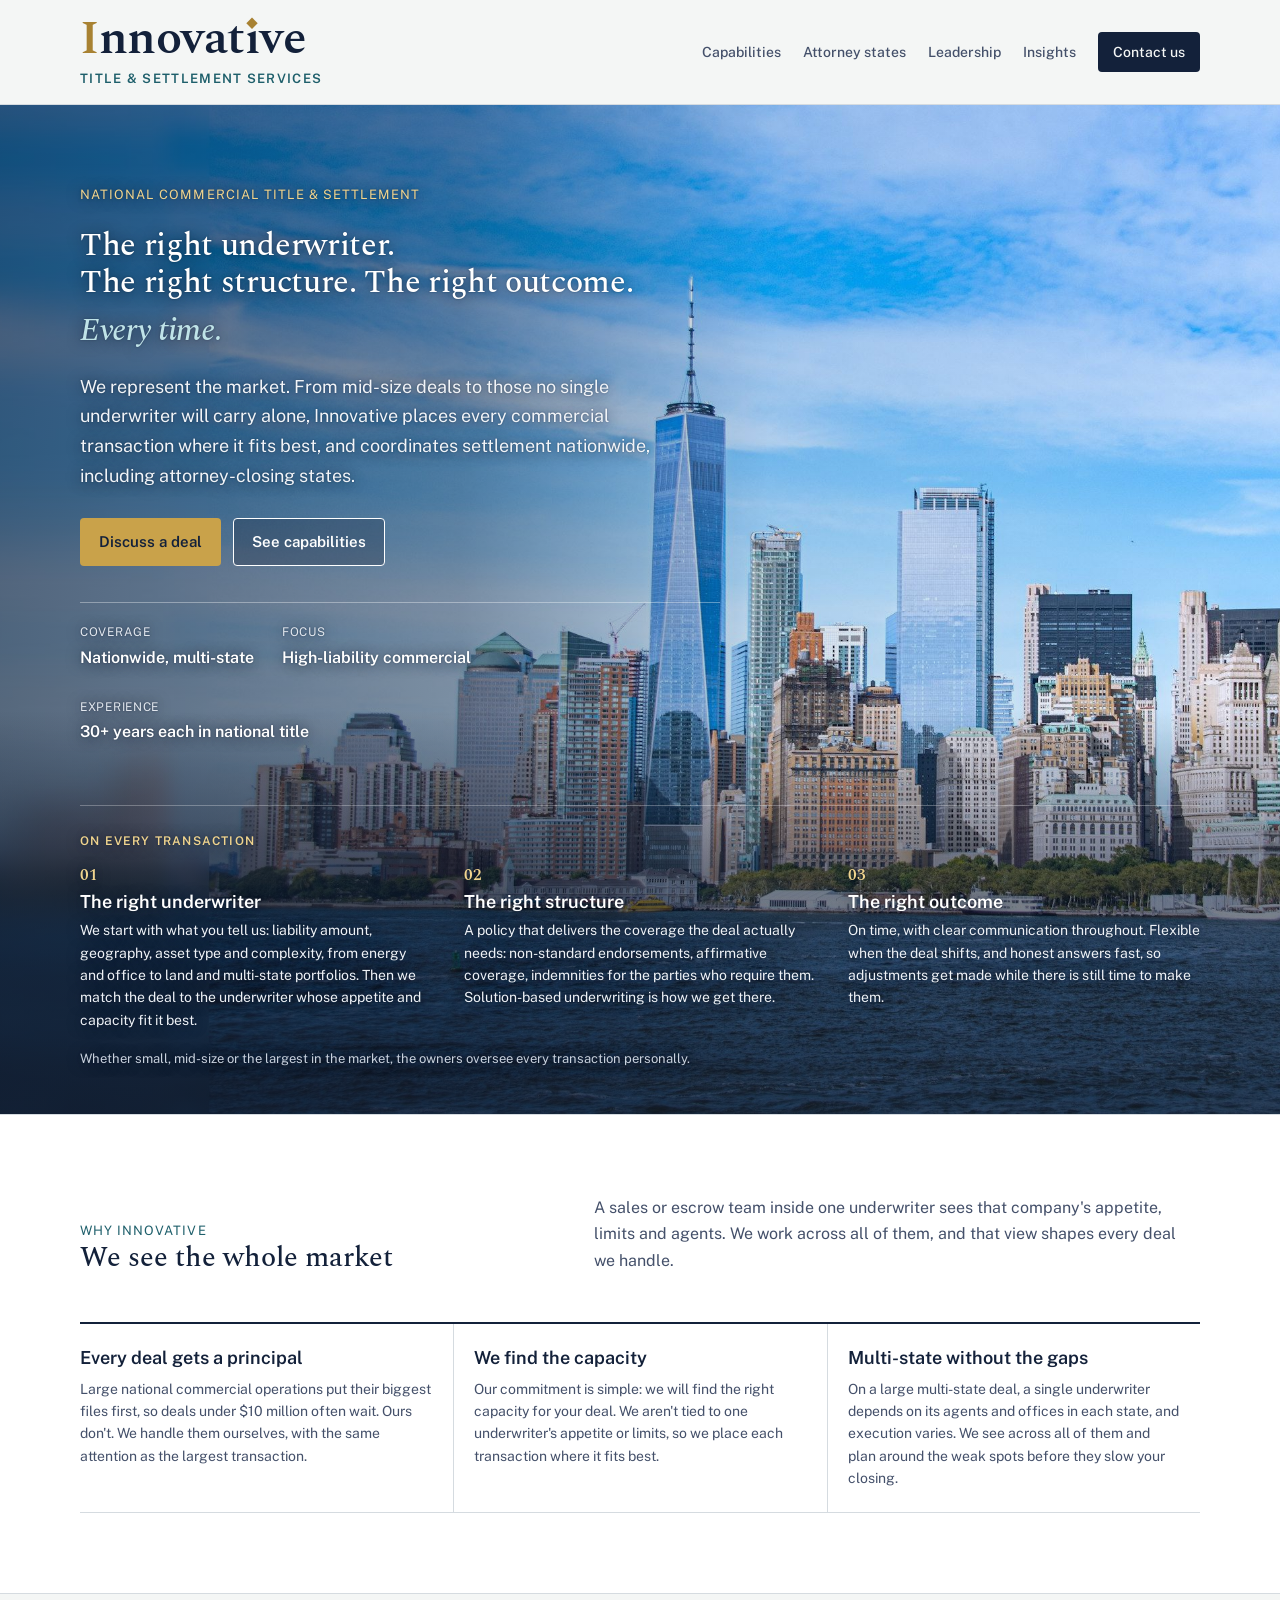
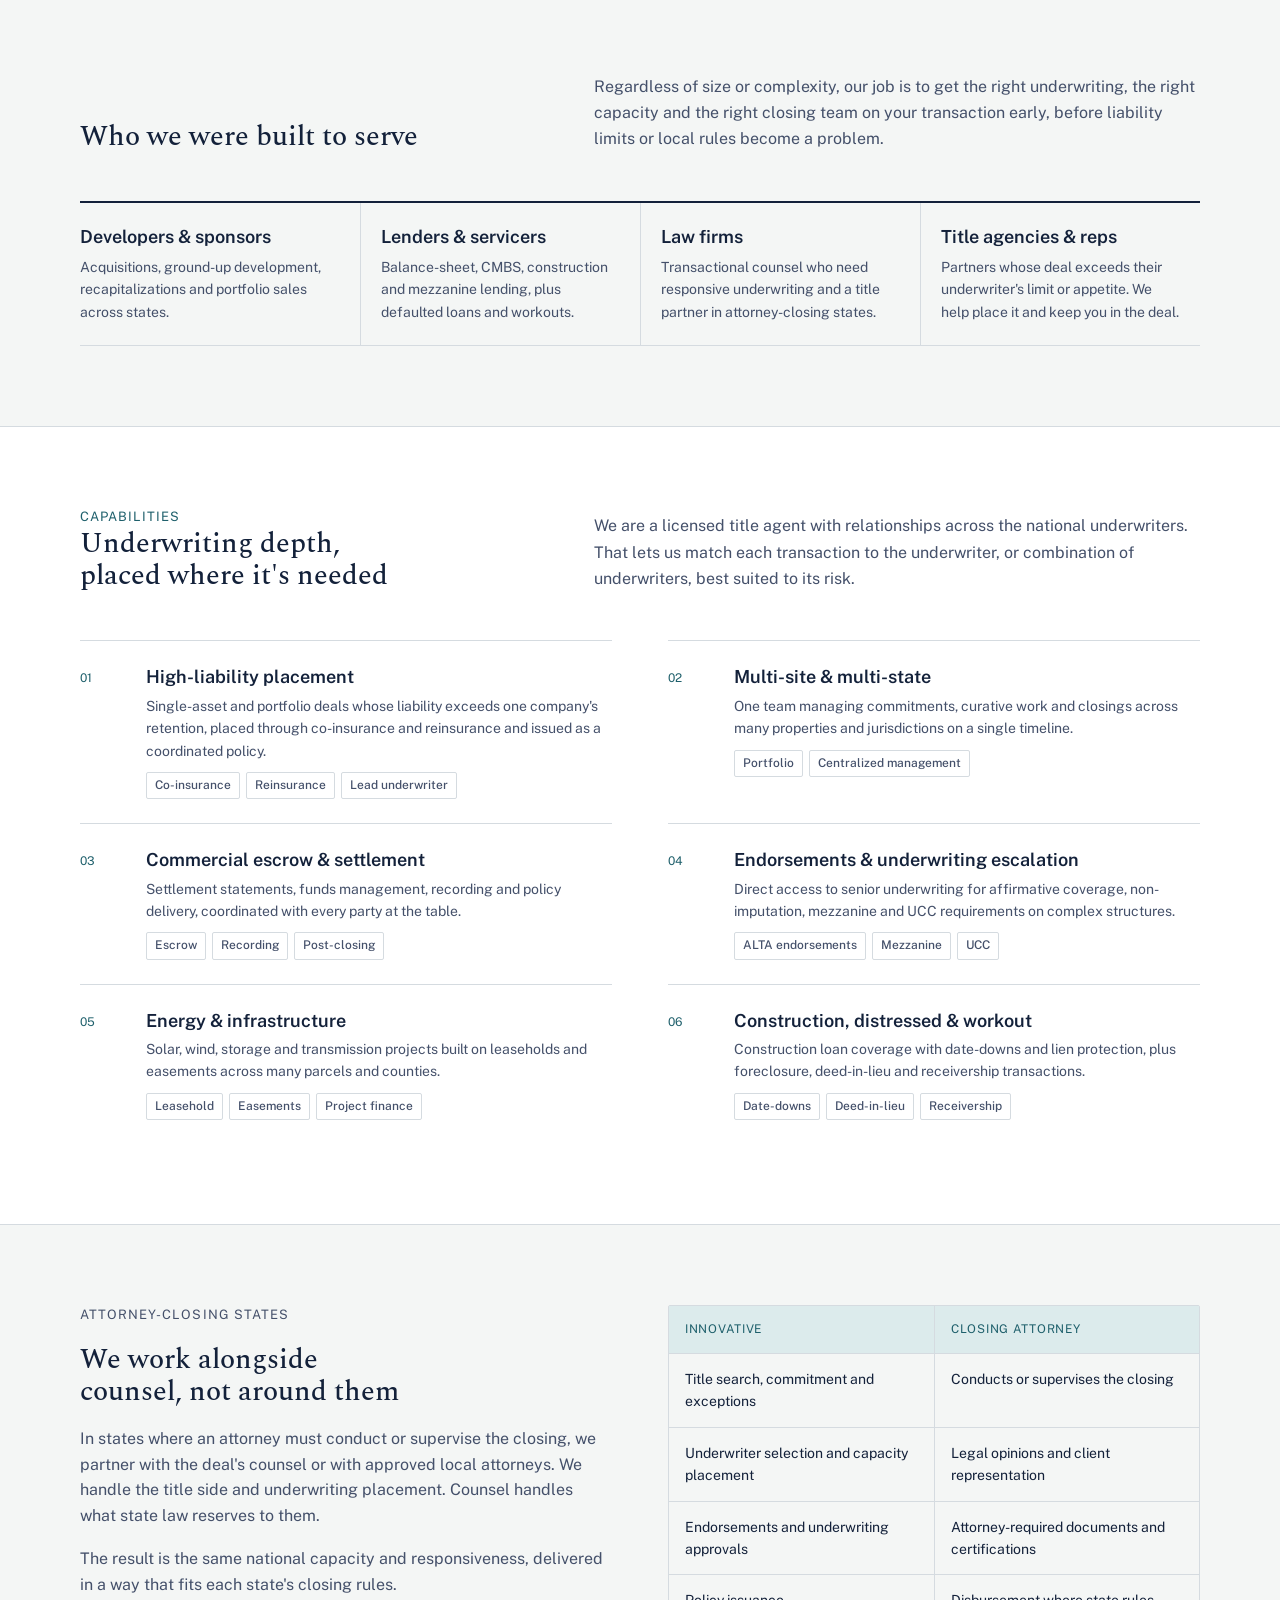
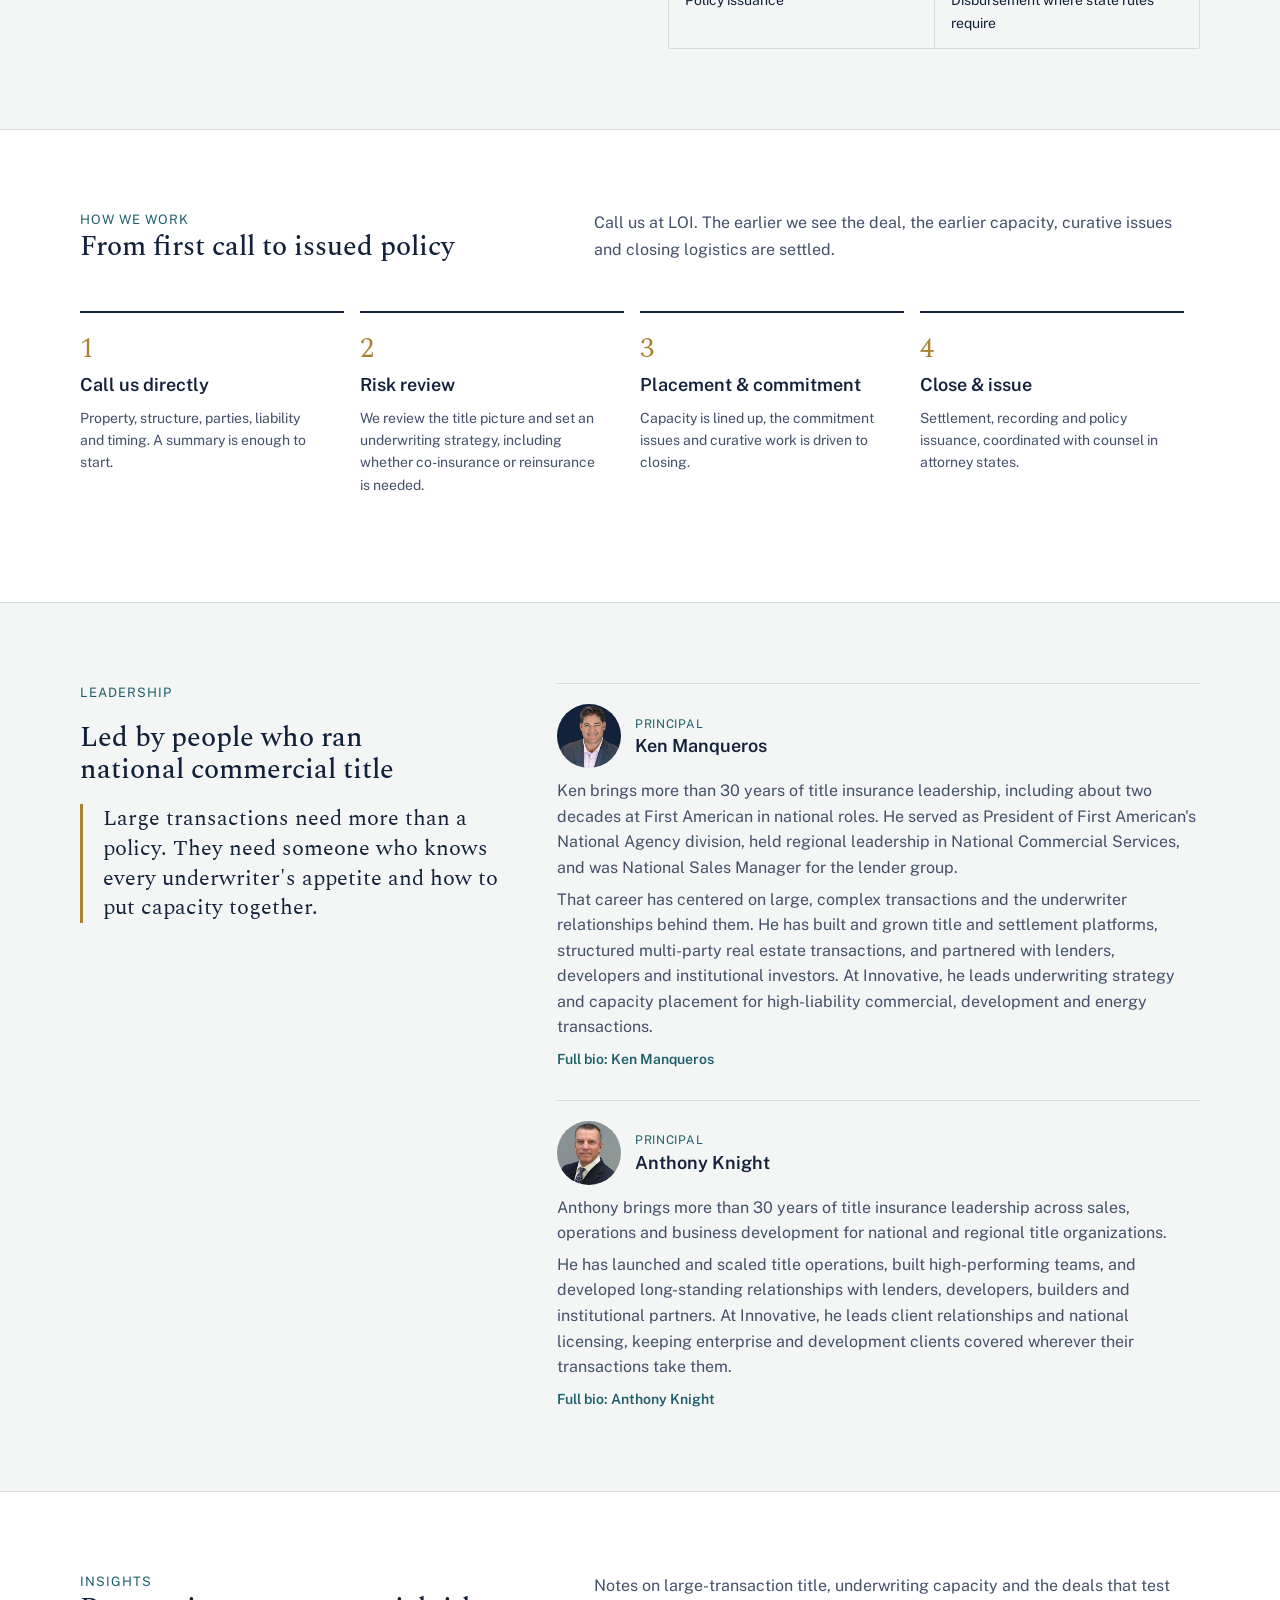
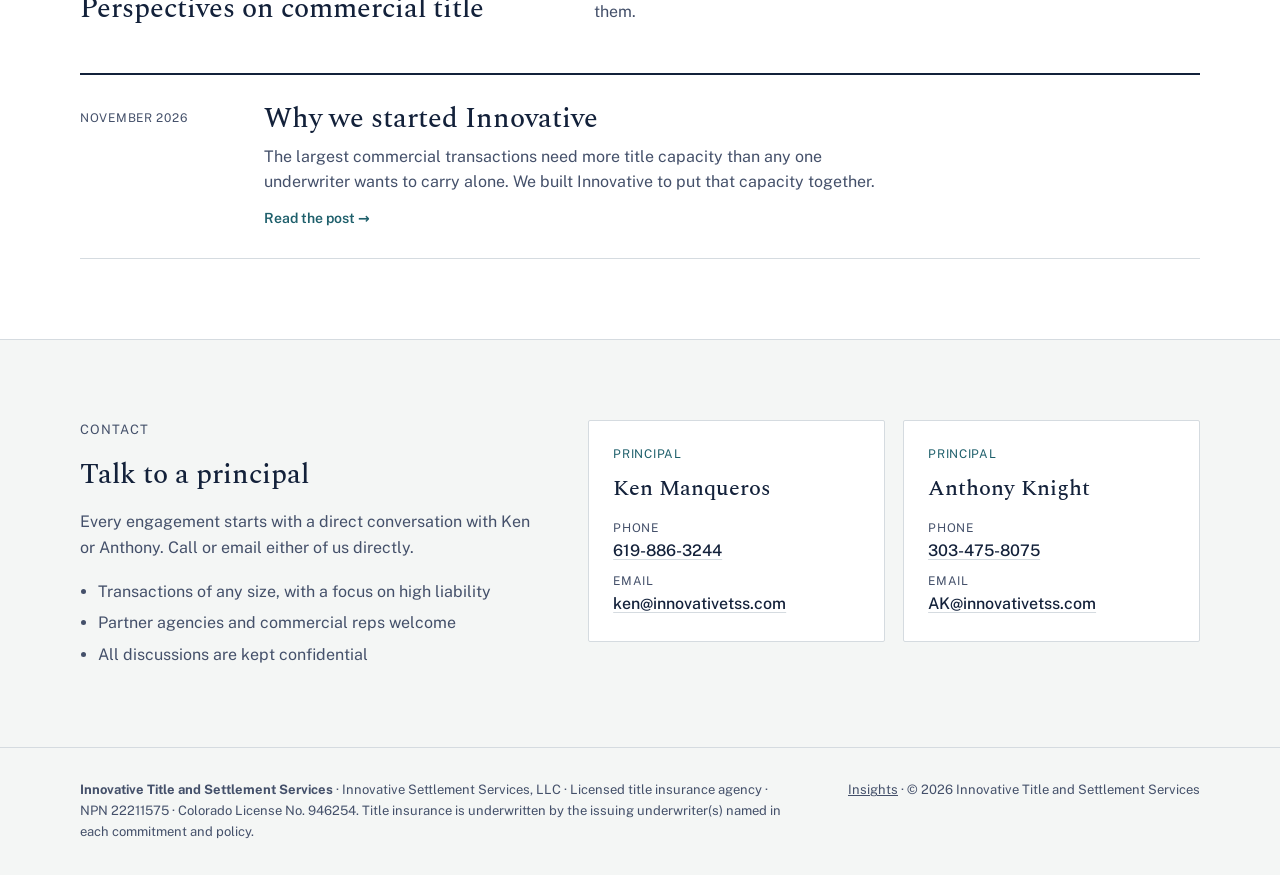
<file: index.html>
<!doctype html>
<html lang="en">
<head>
<meta charset="utf-8">
<meta name="viewport" content="width=device-width,initial-scale=1,viewport-fit=cover">
<title>Innovative Title and Settlement Services | National Commercial Title</title>
<meta name="claude:viewport-fit-sides" content="cover">
<meta name="description" content="Innovative Title and Settlement Services places high-liability commercial title across national underwriters and coordinates settlement nationwide, including attorney-closing states.">
<link rel="canonical" href="https://innovativetss.com/">
<meta property="og:type" content="website">
<meta property="og:site_name" content="Innovative Title and Settlement Services">
<meta property="og:title" content="Innovative Title and Settlement Services | National Commercial Title">
<meta property="og:description" content="Innovative Title and Settlement Services places high-liability commercial title across national underwriters and coordinates settlement nationwide, including attorney-closing states.">
<meta property="og:url" content="https://innovativetss.com/">
<meta property="og:image" content="https://innovativetss.com/email-logo.png">
<meta name="twitter:card" content="summary">
<script type="application/ld+json">{"@context": "https://schema.org", "@graph": [{"@type": "Organization", "@id": "https://innovativetss.com/#organization", "name": "Innovative Title and Settlement Services", "legalName": "Innovative Settlement Services, LLC", "url": "https://innovativetss.com/", "logo": "https://innovativetss.com/email-logo.png", "founder": [{"@id": "https://innovativetss.com/ken-manqueros.html#person", "@type": "Person", "name": "Ken Manqueros"}, {"@id": "https://innovativetss.com/anthony-knight.html#person", "@type": "Person", "name": "Anthony Knight"}]}, {"@type": "WebSite", "@id": "https://innovativetss.com/#website", "url": "https://innovativetss.com/", "name": "Innovative Title and Settlement Services", "publisher": {"@id": "https://innovativetss.com/#organization"}}]}</script>
<link rel="icon" href="favicon.svg" type="image/svg+xml">
<link rel="preconnect" href="https://fonts.googleapis.com">
<link rel="preconnect" href="https://fonts.gstatic.com" crossorigin>
<link rel="stylesheet" href="https://fonts.googleapis.com/css2?family=Spectral:wght@400;500;600;700&family=Public+Sans:wght@400;500;600;700&display=swap">
<link rel="stylesheet" href="styles.css?v=b5c7e8bd">
</head>
<body>
<header class="site">
  <div class="wrap">
    <a class="brand" href="#top" aria-label="Innovative Title and Settlement Services, home">
      <span><b class="wm"><span class="g">I</span>nnovat<span class="ii">ı<i class="dm"></i></span>ve</b><small>Title &amp; Settlement Services</small></span>
    </a>
    <nav class="primary" aria-label="Primary">
      <a href="#capabilities">Capabilities</a>
      <a href="#attorney-states">Attorney states</a>
      <a href="#leadership">Leadership</a>
      <a class="keep" href="insights.html">Insights</a>
      <a class="btn btn-primary" href="#contact">Contact<span class="opt">&nbsp;us</span></a>
    </nav>
  </div>
</header>

<main id="top">
  <section class="hero">
    <div class="wrap">
      <div class="hero-copy">
        <p class="eyebrow">National commercial title &amp; settlement</p>
        <h1><span class="nw">The right underwriter.</span> <span class="nw">The right structure.</span> <span class="nw">The right outcome.</span> <span class="h1-beat">Every time.</span></h1>
        <p class="lede">We represent the market. From mid-size deals to those no single underwriter will carry alone, Innovative places every commercial transaction where it fits best, and coordinates settlement nationwide, including attorney-closing states.</p>
        <div class="hero-actions">
          <a class="btn btn-primary" href="#contact">Discuss a deal</a>
          <a class="btn btn-ghost" href="#capabilities">See capabilities</a>
        </div>
        <dl class="hero-facts">
          <div><dt>Coverage</dt><dd>Nationwide, multi-state</dd></div>
          <div><dt>Focus</dt><dd>High-liability commercial</dd></div>
          <div><dt>Experience</dt><dd>30+ years each in national title</dd></div>
        </dl>
      </div>

      <aside class="schedule" aria-label="What we deliver on every transaction">
        <div class="schedule-head"><b>On every transaction</b></div>
        <ol class="beats">
          <li><span class="n">01</span><div><h3>The right underwriter</h3><p>We start with what you tell us: liability amount, geography, asset type and complexity, from energy and office to land and multi-state portfolios. Then we match the deal to the underwriter whose appetite and capacity fit it best.</p></div></li>
          <li><span class="n">02</span><div><h3>The right structure</h3><p>A policy that delivers the coverage the deal actually needs: non-standard endorsements, affirmative coverage, indemnities for the parties who require them. Solution-based underwriting is how we get there.</p></div></li>
          <li><span class="n">03</span><div><h3>The right outcome</h3><p>On time, with clear communication throughout. Flexible when the deal shifts, and honest answers fast, so adjustments get made while there is still time to make them.</p></div></li>
        </ol>
        <p class="schedule-foot">Whether small, mid-size or the largest in the market, the owners oversee every transaction personally.</p>
      </aside>
    </div>
  </section>

  <section class="band alt" id="why" aria-labelledby="why-h">
    <div class="wrap">
      <div class="sec-head">
        <div><p class="eyebrow">Why Innovative</p><h2 id="why-h">We see the whole market</h2></div>
        <p class="lede">A sales or escrow team inside one underwriter sees that company's appetite, limits and agents. We work across all of them, and that view shapes every deal we handle.</p>
      </div>
      <div class="audiences">
        <div class="aud"><h3>Every deal gets a principal</h3><p>Large national commercial operations put their biggest files first, so deals under $10 million often wait. Ours don't. We handle them ourselves, with the same attention as the largest transaction.</p></div>
        <div class="aud"><h3>We find the capacity</h3><p>Our commitment is simple: we will find the right capacity for your deal. We aren't tied to one underwriter's appetite or limits, so we place each transaction where it fits best.</p></div>
        <div class="aud"><h3>Multi-state without the gaps</h3><p>On a large multi-state deal, a single underwriter depends on its agents and offices in each state, and execution varies. We see across all of them and plan around the weak spots before they slow your closing.</p></div>
      </div>
    </div>
  </section>

  <section class="band" aria-labelledby="who">
    <div class="wrap">
      <div class="sec-head">
        <div><h2 id="who">Who we were built to serve</h2></div>
        <p class="lede">Regardless of size or complexity, our job is to get the right underwriting, the right capacity and the right closing team on your transaction early, before liability limits or local rules become a problem.</p>
      </div>
      <div class="audiences">
        <div class="aud"><h3>Developers &amp; sponsors</h3><p>Acquisitions, ground-up development, recapitalizations and portfolio sales across states.</p></div>
        <div class="aud"><h3>Lenders &amp; servicers</h3><p>Balance-sheet, CMBS, construction and mezzanine lending, plus defaulted loans and workouts.</p></div>
        <div class="aud"><h3>Law firms</h3><p>Transactional counsel who need responsive underwriting and a title partner in attorney-closing states.</p></div>
        <div class="aud"><h3>Title agencies &amp; reps</h3><p>Partners whose deal exceeds their underwriter's limit or appetite. We help place it and keep you in the deal.</p></div>
      </div>
    </div>
  </section>

  <section class="band alt" id="capabilities" aria-labelledby="cap-h">
    <div class="wrap">
      <div class="sec-head">
        <div><p class="eyebrow">Capabilities</p><h2 id="cap-h">Underwriting depth, placed where it's needed</h2></div>
        <p class="lede">We are a licensed title agent with relationships across the national underwriters. That lets us match each transaction to the underwriter, or combination of underwriters, best suited to its risk.</p>
      </div>
      <div class="caps">
        <article class="cap"><span class="code">01</span><div><h3>High-liability placement</h3><p>Single-asset and portfolio deals whose liability exceeds one company's retention, placed through co-insurance and reinsurance and issued as a coordinated policy.</p><ul><li>Co-insurance</li><li>Reinsurance</li><li>Lead underwriter</li></ul></div></article>
        <article class="cap"><span class="code">02</span><div><h3>Multi-site &amp; multi-state</h3><p>One team managing commitments, curative work and closings across many properties and jurisdictions on a single timeline.</p><ul><li>Portfolio</li><li>Centralized management</li></ul></div></article>
        <article class="cap"><span class="code">03</span><div><h3>Commercial escrow &amp; settlement</h3><p>Settlement statements, funds management, recording and policy delivery, coordinated with every party at the table.</p><ul><li>Escrow</li><li>Recording</li><li>Post-closing</li></ul></div></article>
        <article class="cap"><span class="code">04</span><div><h3>Endorsements &amp; underwriting escalation</h3><p>Direct access to senior underwriting for affirmative coverage, non-imputation, mezzanine and UCC requirements on complex structures.</p><ul><li>ALTA endorsements</li><li>Mezzanine</li><li>UCC</li></ul></div></article>
        <article class="cap"><span class="code">05</span><div><h3>Energy &amp; infrastructure</h3><p>Solar, wind, storage and transmission projects built on leaseholds and easements across many parcels and counties.</p><ul><li>Leasehold</li><li>Easements</li><li>Project finance</li></ul></div></article>
        <article class="cap"><span class="code">06</span><div><h3>Construction, distressed &amp; workout</h3><p>Construction loan coverage with date-downs and lien protection, plus foreclosure, deed-in-lieu and receivership transactions.</p><ul><li>Date-downs</li><li>Deed-in-lieu</li><li>Receivership</li></ul></div></article>
      </div>
    </div>
  </section>

  <section class="band" id="attorney-states" aria-labelledby="att-h">
    <div class="wrap split">
      <div class="copy">
        <p class="eyebrow">Attorney-closing states</p>
        <h2 id="att-h">We work alongside counsel, not around them</h2>
        <p>In states where an attorney must conduct or supervise the closing, we partner with the deal's counsel or with approved local attorneys. We handle the title side and underwriting placement. Counsel handles what state law reserves to them.</p>
        <p>The result is the same national capacity and responsiveness, delivered in a way that fits each state's closing rules.</p>
      </div>
      <div class="roles" role="table" aria-label="Division of responsibilities in attorney-closing states">
        <div class="roles-row head" role="row"><div role="columnheader">Innovative</div><div role="columnheader">Closing attorney</div></div>
        <div class="roles-row" role="row"><div role="cell">Title search, commitment and exceptions</div><div role="cell">Conducts or supervises the closing</div></div>
        <div class="roles-row" role="row"><div role="cell">Underwriter selection and capacity placement</div><div role="cell">Legal opinions and client representation</div></div>
        <div class="roles-row" role="row"><div role="cell">Endorsements and underwriting approvals</div><div role="cell">Attorney-required documents and certifications</div></div>
        <div class="roles-row" role="row"><div role="cell">Policy issuance</div><div role="cell">Disbursement where state rules require</div></div>
      </div>
    </div>
  </section>

  <section class="band alt" id="process" aria-labelledby="proc-h">
    <div class="wrap">
      <div class="sec-head">
        <div><p class="eyebrow">How we work</p><h2 id="proc-h">From first call to issued policy</h2></div>
        <p class="lede">Call us at LOI. The earlier we see the deal, the earlier capacity, curative issues and closing logistics are settled.</p>
      </div>
      <div class="steps">
        <div class="step"><span class="n">1</span><h3>Call us directly</h3><p>Property, structure, parties, liability and timing. A summary is enough to start.</p></div>
        <div class="step"><span class="n">2</span><h3>Risk review</h3><p>We review the title picture and set an underwriting strategy, including whether co-insurance or reinsurance is needed.</p></div>
        <div class="step"><span class="n">3</span><h3>Placement &amp; commitment</h3><p>Capacity is lined up, the commitment issues and curative work is driven to closing.</p></div>
        <div class="step"><span class="n">4</span><h3>Close &amp; issue</h3><p>Settlement, recording and policy issuance, coordinated with counsel in attorney states.</p></div>
      </div>
    </div>
  </section>

  <section class="band" id="leadership" aria-labelledby="lead-h">
    <div class="wrap leader">
      <div style="display:grid;gap:18px">
        <p class="eyebrow">Leadership</p>
        <h2 id="lead-h">Led by people who ran national commercial title</h2>
        <p class="quote">Large transactions need more than a policy. They need someone who knows every underwriter's appetite and how to put capacity together.</p>
      </div>
      <div class="people">
        <div class="person">
          <div class="person-head"><span class="avatar" aria-hidden="true"><img src="ken-manqueros.jpg" alt="" width="64" height="64"></span><div><span class="role">Principal</span><h3><a href="ken-manqueros.html">Ken Manqueros</a></h3></div></div>
          <p>Ken brings more than 30 years of title insurance leadership, including about two decades at First American in national roles. He served as President of First American's National Agency division, held regional leadership in National Commercial Services, and was National Sales Manager for the lender group.</p>
          <p>That career has centered on large, complex transactions and the underwriter relationships behind them. He has built and grown title and settlement platforms, structured multi-party real estate transactions, and partnered with lenders, developers and institutional investors. At Innovative, he leads underwriting strategy and capacity placement for high-liability commercial, development and energy transactions.</p>
          <p><a class="bio-link" href="ken-manqueros.html">Full bio: Ken Manqueros</a></p>
        </div>
        <div class="person">
          <div class="person-head"><span class="avatar" aria-hidden="true"><img src="anthony-knight.jpg" alt="" width="64" height="64"></span><div><span class="role">Principal</span><h3><a href="anthony-knight.html">Anthony Knight</a></h3></div></div>
          <p>Anthony brings more than 30 years of title insurance leadership across sales, operations and business development for national and regional title organizations.</p>
          <p>He has launched and scaled title operations, built high-performing teams, and developed long-standing relationships with lenders, developers, builders and institutional partners. At Innovative, he leads client relationships and national licensing, keeping enterprise and development clients covered wherever their transactions take them.</p>
          <p><a class="bio-link" href="anthony-knight.html">Full bio: Anthony Knight</a></p>
        </div>
      </div>
    </div>
  </section>

  <section class="band alt" id="insights" aria-labelledby="ins-h">
    <div class="wrap">
      <div class="sec-head">
        <div><p class="eyebrow">Insights</p><h2 id="ins-h">Perspectives on commercial title</h2></div>
        <p class="lede">Notes on large-transaction title, underwriting capacity and the deals that test them.</p>
      </div>
      <div class="post-list">
        <a class="post-item" href="why-we-started-innovative.html"><time>November 2026</time><div><h2>Why we started Innovative</h2><p>The largest commercial transactions need more title capacity than any one underwriter wants to carry alone. We built Innovative to put that capacity together.</p><span class="more">Read the post →</span></div></a>
      </div>
    </div>
  </section>

  <section class="contact band" id="contact" aria-labelledby="contact-h">
    <div class="wrap">
      <div class="contact-copy">
        <p class="eyebrow">Contact</p>
        <h2 id="contact-h">Talk to a principal</h2>
        <p>Every engagement starts with a direct conversation with Ken or Anthony. Call or email either of us directly.</p>
        <ul>
          <li>Transactions of any size, with a focus on high liability</li>
          <li>Partner agencies and commercial reps welcome</li>
          <li>All discussions are kept confidential</li>
        </ul>
      </div>
      <div class="contacts">
        <div class="card">
          <span class="role">Principal</span>
          <h3>Ken Manqueros</h3>
          <dl>
            <div><dt>Phone</dt><dd><a href="tel:+16198863244">619-886-3244</a></dd></div>
            <div><dt>Email</dt><dd><a href="mailto:ken@innovativetss.com">ken@innovativetss.com</a></dd></div>
          </dl>
        </div>
        <div class="card">
          <span class="role">Principal</span>
          <h3>Anthony Knight</h3>
          <dl>
            <div><dt>Phone</dt><dd><a href="tel:+13034758075">303-475-8075</a></dd></div>
            <div><dt>Email</dt><dd><a href="mailto:AK@innovativetss.com">AK@innovativetss.com</a></dd></div>
          </dl>
        </div>
      </div>
    </div>
  </section>
</main>


<footer class="site">
  <div class="wrap">
    <p><b>Innovative Title and Settlement Services</b> · Innovative Settlement Services, LLC · Licensed title insurance agency · NPN 22211575 · Colorado License No. 946254. Title insurance is underwritten by the issuing underwriter(s) named in each commitment and policy.</p>
    <p><a href="insights.html">Insights</a> · © 2026 Innovative Title and Settlement Services</p>
  </div>
</footer>
</body>
</html>
</file>
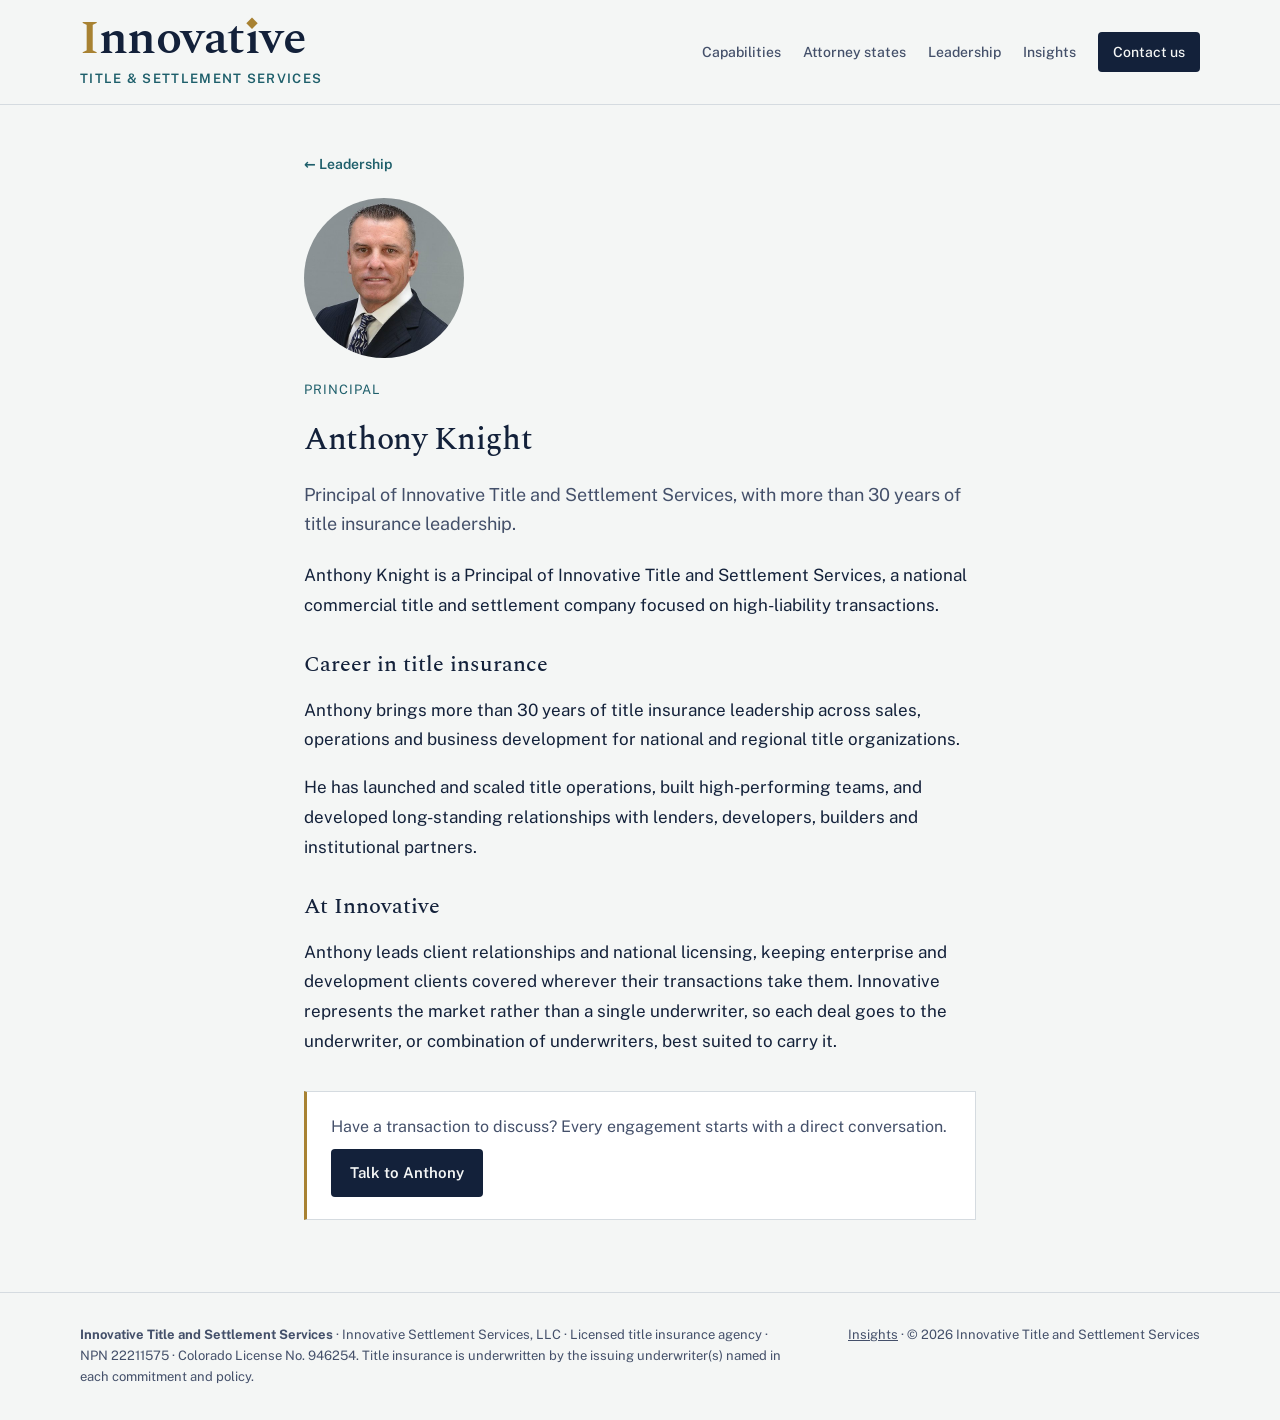
<file: anthony-knight.html>
<!doctype html>
<html lang="en">
<head>
<meta charset="utf-8">
<meta name="viewport" content="width=device-width,initial-scale=1,viewport-fit=cover">
<title>Anthony Knight | Principal, Innovative Title and Settlement Services</title>
<meta name="claude:viewport-fit-sides" content="cover">
<meta name="description" content="Anthony Knight is a Principal of Innovative Title and Settlement Services, with more than 30 years of title insurance leadership across sales, operations and business development.">
<link rel="canonical" href="https://innovativetss.com/anthony-knight.html">
<meta property="og:type" content="profile">
<meta property="og:site_name" content="Innovative Title and Settlement Services">
<meta property="og:title" content="Anthony Knight | Principal, Innovative Title and Settlement Services">
<meta property="og:description" content="Anthony Knight is a Principal of Innovative Title and Settlement Services, with more than 30 years of title insurance leadership across sales, operations and business development.">
<meta property="og:url" content="https://innovativetss.com/anthony-knight.html">
<meta property="og:image" content="https://innovativetss.com/anthony-knight.jpg">
<meta name="twitter:card" content="summary">
<script type="application/ld+json">{"@context": "https://schema.org", "@graph": [{"@type": "Organization", "@id": "https://innovativetss.com/#organization", "name": "Innovative Title and Settlement Services", "legalName": "Innovative Settlement Services, LLC", "url": "https://innovativetss.com/", "logo": "https://innovativetss.com/email-logo.png"}, {"@type": "Person", "@id": "https://innovativetss.com/anthony-knight.html#person", "name": "Anthony Knight", "jobTitle": "Principal", "url": "https://innovativetss.com/anthony-knight.html", "worksFor": {"@id": "https://innovativetss.com/#organization"}, "image": "https://innovativetss.com/anthony-knight.jpg"}, {"@type": "ProfilePage", "url": "https://innovativetss.com/anthony-knight.html", "mainEntity": {"@id": "https://innovativetss.com/anthony-knight.html#person"}}]}</script>
<link rel="icon" href="favicon.svg" type="image/svg+xml">
<link rel="preconnect" href="https://fonts.googleapis.com">
<link rel="preconnect" href="https://fonts.gstatic.com" crossorigin>
<link rel="stylesheet" href="https://fonts.googleapis.com/css2?family=Spectral:wght@400;500;600;700&family=Public+Sans:wght@400;500;600;700&display=swap">
<link rel="stylesheet" href="styles.css?v=b5c7e8bd">
</head>
<body>
<header class="site">
  <div class="wrap">
    <a class="brand" href="index.html" aria-label="Innovative Title and Settlement Services, home">
      <span><b class="wm"><span class="g">I</span>nnovat<span class="ii">ı<i class="dm"></i></span>ve</b><small>Title &amp; Settlement Services</small></span>
    </a>
    <nav class="primary" aria-label="Primary">
      <a href="index.html#capabilities">Capabilities</a>
      <a href="index.html#attorney-states">Attorney states</a>
      <a href="index.html#leadership">Leadership</a>
      <a class="keep" href="insights.html">Insights</a>
      <a class="btn btn-primary" href="index.html#contact">Contact<span class="opt">&nbsp;us</span></a>
    </nav>
  </div>
</header>

<main id="top" class="article">
  <div class="wrap">
    <article class="article-inner">
      <a class="back" href="index.html#leadership">← Leadership</a>
      <img class="bio-photo" src="anthony-knight.jpg" alt="Anthony Knight" width="160" height="160">
      <p class="eyebrow">Principal</p>
      <h1>Anthony Knight</h1>
      <p class="dek">Principal of Innovative Title and Settlement Services, with more than 30 years of title insurance leadership.</p>
      <div class="article-body">
      <p>Anthony Knight is a Principal of Innovative Title and Settlement Services, a national commercial title and settlement company focused on high-liability transactions.</p>

      <h2>Career in title insurance</h2>
      <p>Anthony brings more than 30 years of title insurance leadership across sales, operations and business development for national and regional title organizations.</p>
      <p>He has launched and scaled title operations, built high-performing teams, and developed long-standing relationships with lenders, developers, builders and institutional partners.</p>

      <h2>At Innovative</h2>
      <p>Anthony leads client relationships and national licensing, keeping enterprise and development clients covered wherever their transactions take them. Innovative represents the market rather than a single underwriter, so each deal goes to the underwriter, or combination of underwriters, best suited to carry it.</p>
      </div>
      <div class="cta-box">
        <p>Have a transaction to discuss? Every engagement starts with a direct conversation.</p>
        <a class="btn btn-primary" href="index.html#contact">Talk to Anthony</a>
      </div>
    </article>
  </div>
</main>

<footer class="site">
  <div class="wrap">
    <p><b>Innovative Title and Settlement Services</b> · Innovative Settlement Services, LLC · Licensed title insurance agency · NPN 22211575 · Colorado License No. 946254. Title insurance is underwritten by the issuing underwriter(s) named in each commitment and policy.</p>
    <p><a href="insights.html">Insights</a> · © 2026 Innovative Title and Settlement Services</p>
  </div>
</footer>
</body>
</html>
</file>
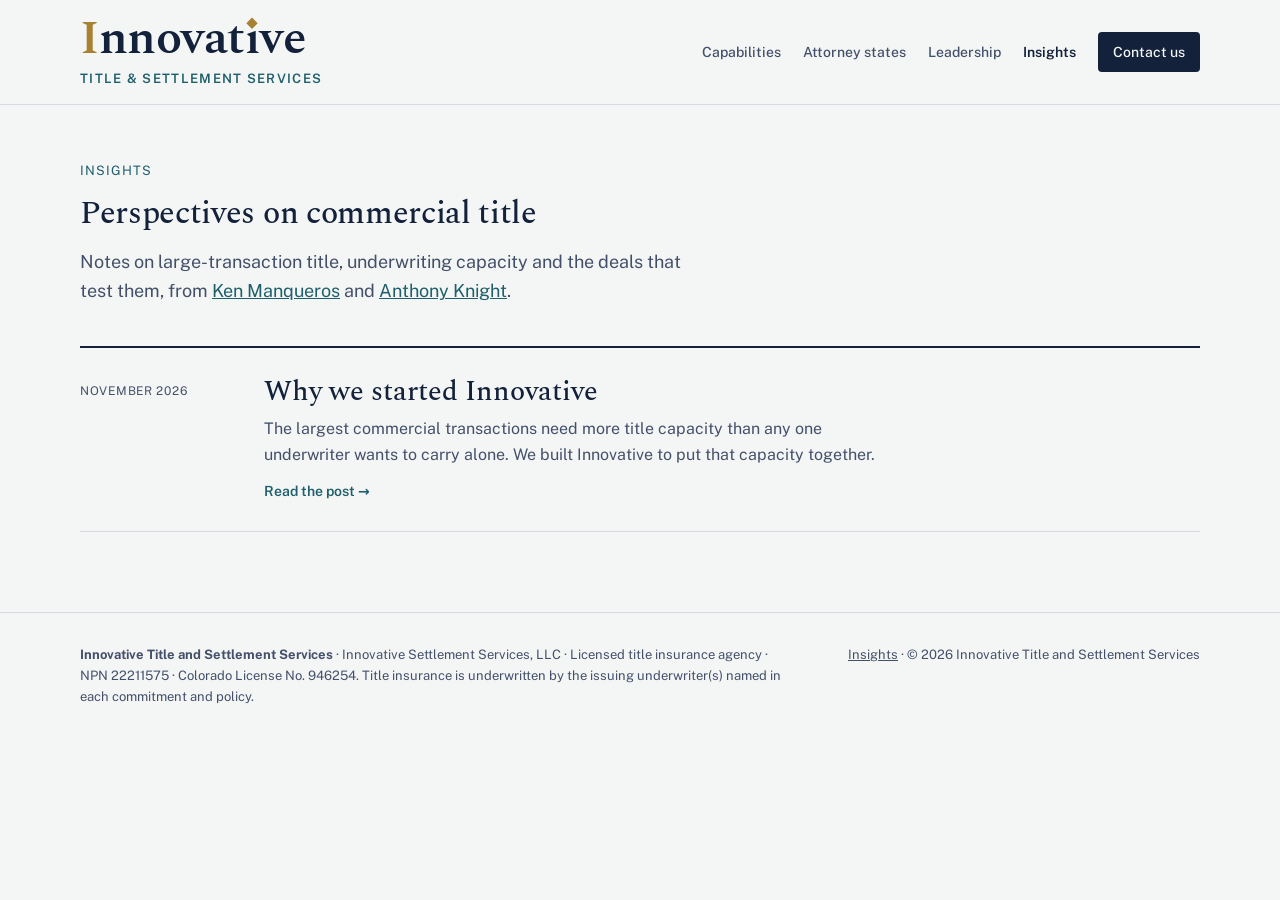
<file: insights.html>
<!doctype html>
<html lang="en">
<head>
<meta charset="utf-8">
<meta name="viewport" content="width=device-width,initial-scale=1,viewport-fit=cover">
<title>Insights | Innovative Title and Settlement Services</title>
<meta name="claude:viewport-fit-sides" content="cover">
<meta name="description" content="Insights from Ken Manqueros and Anthony Knight of Innovative Title and Settlement Services.">
<link rel="canonical" href="https://innovativetss.com/insights.html">
<meta property="og:type" content="website">
<meta property="og:site_name" content="Innovative Title and Settlement Services">
<meta property="og:title" content="Insights | Innovative Title and Settlement Services">
<meta property="og:description" content="Insights from Ken Manqueros and Anthony Knight of Innovative Title and Settlement Services.">
<meta property="og:url" content="https://innovativetss.com/insights.html">
<meta property="og:image" content="https://innovativetss.com/email-logo.png">
<meta name="twitter:card" content="summary">
<script type="application/ld+json">{"@context": "https://schema.org", "@graph": [{"@type": "Organization", "@id": "https://innovativetss.com/#organization", "name": "Innovative Title and Settlement Services", "legalName": "Innovative Settlement Services, LLC", "url": "https://innovativetss.com/", "logo": "https://innovativetss.com/email-logo.png"}]}</script>
<link rel="icon" href="favicon.svg" type="image/svg+xml">
<link rel="preconnect" href="https://fonts.googleapis.com">
<link rel="preconnect" href="https://fonts.gstatic.com" crossorigin>
<link rel="stylesheet" href="https://fonts.googleapis.com/css2?family=Spectral:wght@400;500;600;700&family=Public+Sans:wght@400;500;600;700&display=swap">
<link rel="stylesheet" href="styles.css?v=b5c7e8bd">
</head>
<body>
<header class="site">
  <div class="wrap">
    <a class="brand" href="index.html" aria-label="Innovative Title and Settlement Services, home">
      <span><b class="wm"><span class="g">I</span>nnovat<span class="ii">ı<i class="dm"></i></span>ve</b><small>Title &amp; Settlement Services</small></span>
    </a>
    <nav class="primary" aria-label="Primary">
      <a href="index.html#capabilities">Capabilities</a>
      <a href="index.html#attorney-states">Attorney states</a>
      <a href="index.html#leadership">Leadership</a>
      <a class="keep" href="insights.html" aria-current="page">Insights</a>
      <a class="btn btn-primary" href="index.html#contact">Contact<span class="opt">&nbsp;us</span></a>
    </nav>
  </div>
</header>

<main id="top">
  <section class="page-head">
    <div class="wrap">
      <p class="eyebrow">Insights</p>
      <h1>Perspectives on commercial title</h1>
      <p class="lede">Notes on large-transaction title, underwriting capacity and the deals that test them, from <a href="ken-manqueros.html">Ken Manqueros</a> and <a href="anthony-knight.html">Anthony Knight</a>.</p>
    </div>
  </section>
  <section>
    <div class="wrap" style="padding-bottom:80px">
      <div class="post-list">
        <a class="post-item" href="why-we-started-innovative.html"><time>November 2026</time><div><h2>Why we started Innovative</h2><p>The largest commercial transactions need more title capacity than any one underwriter wants to carry alone. We built Innovative to put that capacity together.</p><span class="more">Read the post →</span></div></a>
      </div>
    </div>
  </section>
</main>

<footer class="site">
  <div class="wrap">
    <p><b>Innovative Title and Settlement Services</b> · Innovative Settlement Services, LLC · Licensed title insurance agency · NPN 22211575 · Colorado License No. 946254. Title insurance is underwritten by the issuing underwriter(s) named in each commitment and policy.</p>
    <p><a href="insights.html">Insights</a> · © 2026 Innovative Title and Settlement Services</p>
  </div>
</footer>
</body>
</html>
</file>
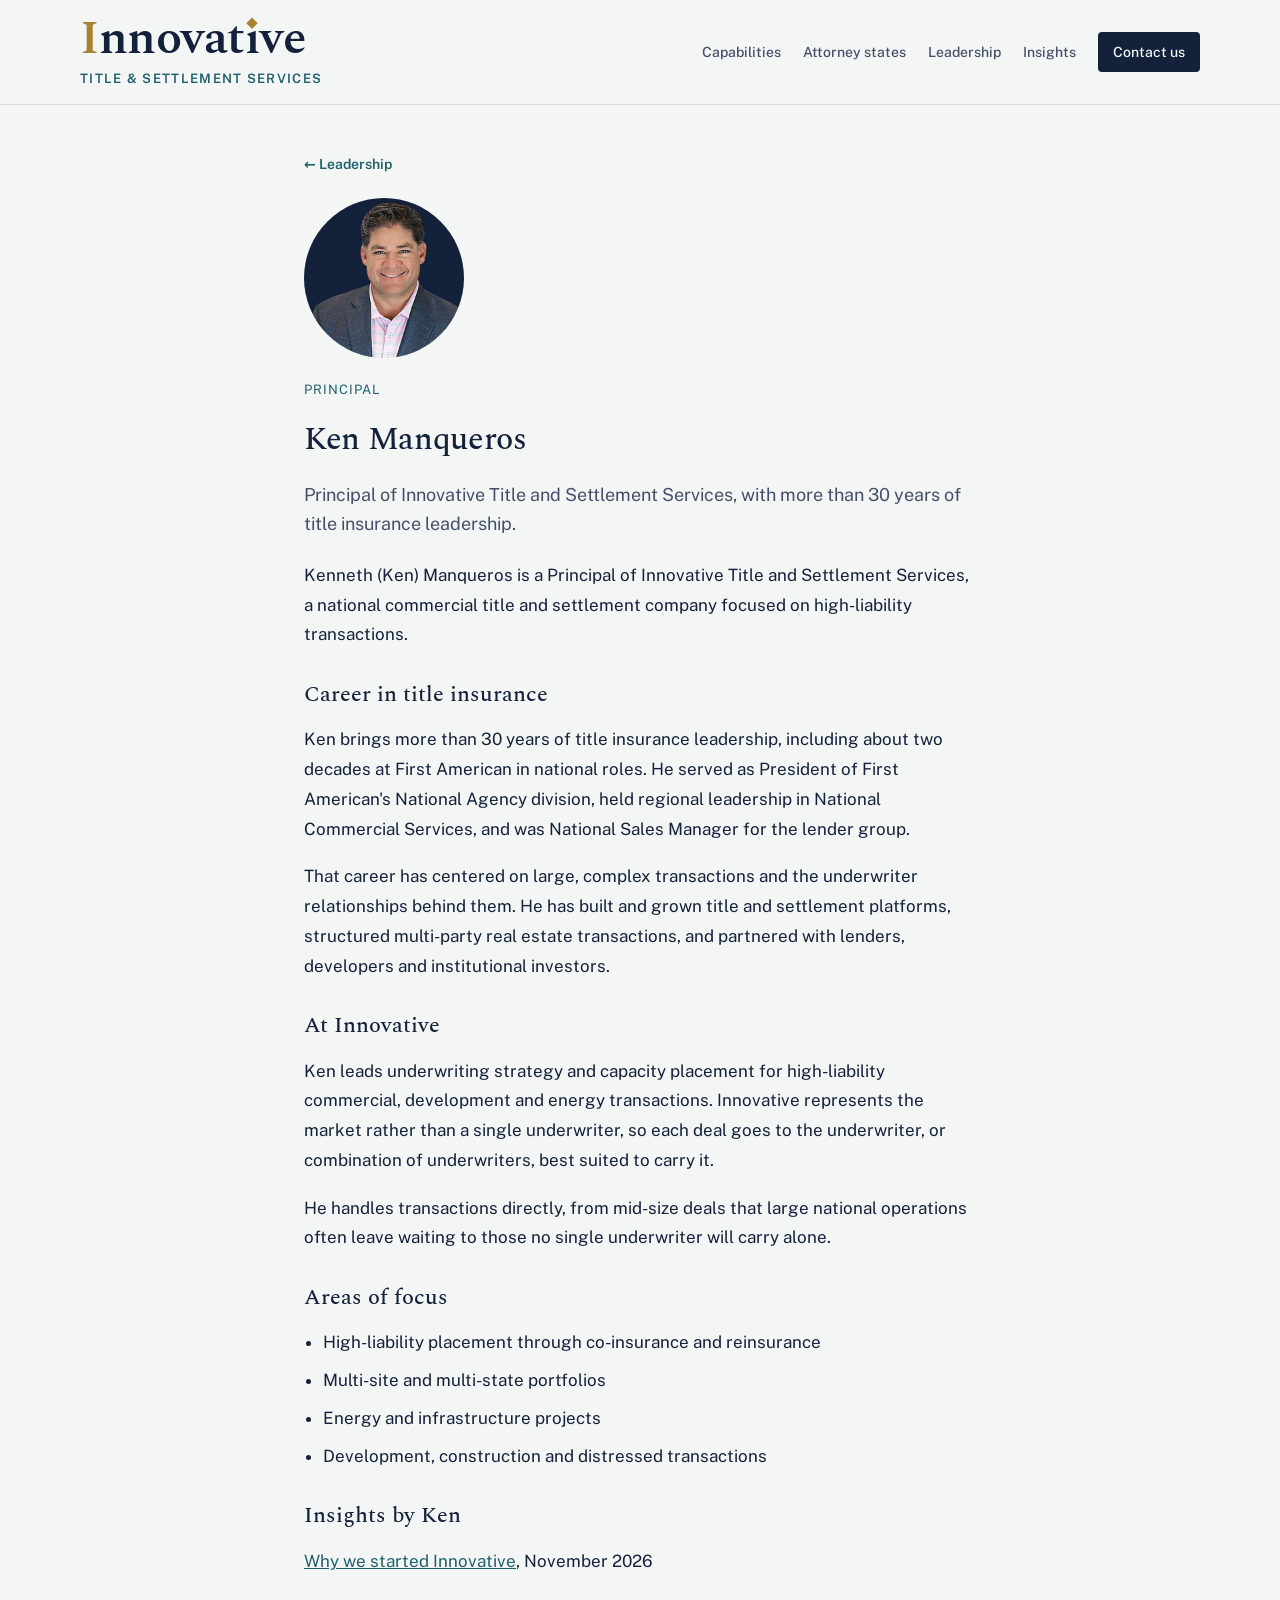
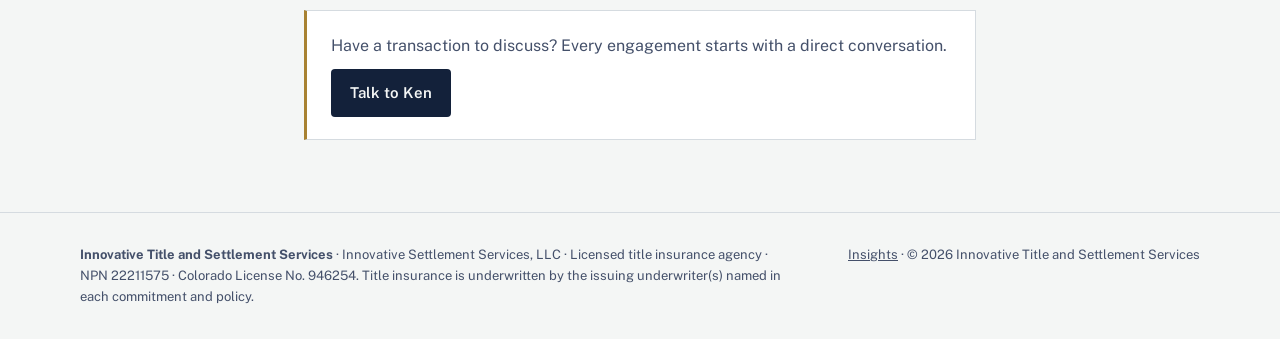
<file: ken-manqueros.html>
<!doctype html>
<html lang="en">
<head>
<meta charset="utf-8">
<meta name="viewport" content="width=device-width,initial-scale=1,viewport-fit=cover">
<title>Ken Manqueros | Principal, Innovative Title and Settlement Services</title>
<meta name="claude:viewport-fit-sides" content="cover">
<meta name="description" content="Kenneth (Ken) Manqueros is a Principal of Innovative Title and Settlement Services, with more than 30 years of title insurance leadership, including national roles at First American.">
<link rel="canonical" href="https://innovativetss.com/ken-manqueros.html">
<meta property="og:type" content="profile">
<meta property="og:site_name" content="Innovative Title and Settlement Services">
<meta property="og:title" content="Ken Manqueros | Principal, Innovative Title and Settlement Services">
<meta property="og:description" content="Kenneth (Ken) Manqueros is a Principal of Innovative Title and Settlement Services, with more than 30 years of title insurance leadership, including national roles at First American.">
<meta property="og:url" content="https://innovativetss.com/ken-manqueros.html">
<meta property="og:image" content="https://innovativetss.com/ken-manqueros.jpg">
<meta name="twitter:card" content="summary">
<script type="application/ld+json">{"@context": "https://schema.org", "@graph": [{"@type": "Organization", "@id": "https://innovativetss.com/#organization", "name": "Innovative Title and Settlement Services", "legalName": "Innovative Settlement Services, LLC", "url": "https://innovativetss.com/", "logo": "https://innovativetss.com/email-logo.png"}, {"@type": "Person", "@id": "https://innovativetss.com/ken-manqueros.html#person", "name": "Ken Manqueros", "jobTitle": "Principal", "url": "https://innovativetss.com/ken-manqueros.html", "worksFor": {"@id": "https://innovativetss.com/#organization"}, "alternateName": "Kenneth Manqueros", "sameAs": ["https://kenmanqueros.com/", "https://www.linkedin.com/in/kenmanqueros/"], "image": "https://innovativetss.com/ken-manqueros.jpg"}, {"@type": "ProfilePage", "url": "https://innovativetss.com/ken-manqueros.html", "mainEntity": {"@id": "https://innovativetss.com/ken-manqueros.html#person"}}]}</script>
<link rel="icon" href="favicon.svg" type="image/svg+xml">
<link rel="preconnect" href="https://fonts.googleapis.com">
<link rel="preconnect" href="https://fonts.gstatic.com" crossorigin>
<link rel="stylesheet" href="https://fonts.googleapis.com/css2?family=Spectral:wght@400;500;600;700&family=Public+Sans:wght@400;500;600;700&display=swap">
<link rel="stylesheet" href="styles.css?v=b5c7e8bd">
</head>
<body>
<header class="site">
  <div class="wrap">
    <a class="brand" href="index.html" aria-label="Innovative Title and Settlement Services, home">
      <span><b class="wm"><span class="g">I</span>nnovat<span class="ii">ı<i class="dm"></i></span>ve</b><small>Title &amp; Settlement Services</small></span>
    </a>
    <nav class="primary" aria-label="Primary">
      <a href="index.html#capabilities">Capabilities</a>
      <a href="index.html#attorney-states">Attorney states</a>
      <a href="index.html#leadership">Leadership</a>
      <a class="keep" href="insights.html">Insights</a>
      <a class="btn btn-primary" href="index.html#contact">Contact<span class="opt">&nbsp;us</span></a>
    </nav>
  </div>
</header>

<main id="top" class="article">
  <div class="wrap">
    <article class="article-inner">
      <a class="back" href="index.html#leadership">← Leadership</a>
      <img class="bio-photo" src="ken-manqueros.jpg" alt="Ken Manqueros" width="160" height="160">
      <p class="eyebrow">Principal</p>
      <h1>Ken Manqueros</h1>
      <p class="dek">Principal of Innovative Title and Settlement Services, with more than 30 years of title insurance leadership.</p>
      <div class="article-body">
      <p>Kenneth (Ken) Manqueros is a Principal of Innovative Title and Settlement Services, a national commercial title and settlement company focused on high-liability transactions.</p>

      <h2>Career in title insurance</h2>
      <p>Ken brings more than 30 years of title insurance leadership, including about two decades at First American in national roles. He served as President of First American's National Agency division, held regional leadership in National Commercial Services, and was National Sales Manager for the lender group.</p>
      <p>That career has centered on large, complex transactions and the underwriter relationships behind them. He has built and grown title and settlement platforms, structured multi-party real estate transactions, and partnered with lenders, developers and institutional investors.</p>

      <h2>At Innovative</h2>
      <p>Ken leads underwriting strategy and capacity placement for high-liability commercial, development and energy transactions. Innovative represents the market rather than a single underwriter, so each deal goes to the underwriter, or combination of underwriters, best suited to carry it.</p>
      <p>He handles transactions directly, from mid-size deals that large national operations often leave waiting to those no single underwriter will carry alone.</p>

      <h2>Areas of focus</h2>
      <ul>
        <li>High-liability placement through co-insurance and reinsurance</li>
        <li>Multi-site and multi-state portfolios</li>
        <li>Energy and infrastructure projects</li>
        <li>Development, construction and distressed transactions</li>
      </ul>

      <h2>Insights by Ken</h2>
      <ul class="bio-posts">
        <li><a href="why-we-started-innovative.html">Why we started Innovative</a>, November 2026</li>
      </ul>
      </div>
      <div class="cta-box">
        <p>Have a transaction to discuss? Every engagement starts with a direct conversation.</p>
        <a class="btn btn-primary" href="index.html#contact">Talk to Ken</a>
      </div>
    </article>
  </div>
</main>

<footer class="site">
  <div class="wrap">
    <p><b>Innovative Title and Settlement Services</b> · Innovative Settlement Services, LLC · Licensed title insurance agency · NPN 22211575 · Colorado License No. 946254. Title insurance is underwritten by the issuing underwriter(s) named in each commitment and policy.</p>
    <p><a href="insights.html">Insights</a> · © 2026 Innovative Title and Settlement Services</p>
  </div>
</footer>
</body>
</html>
</file>
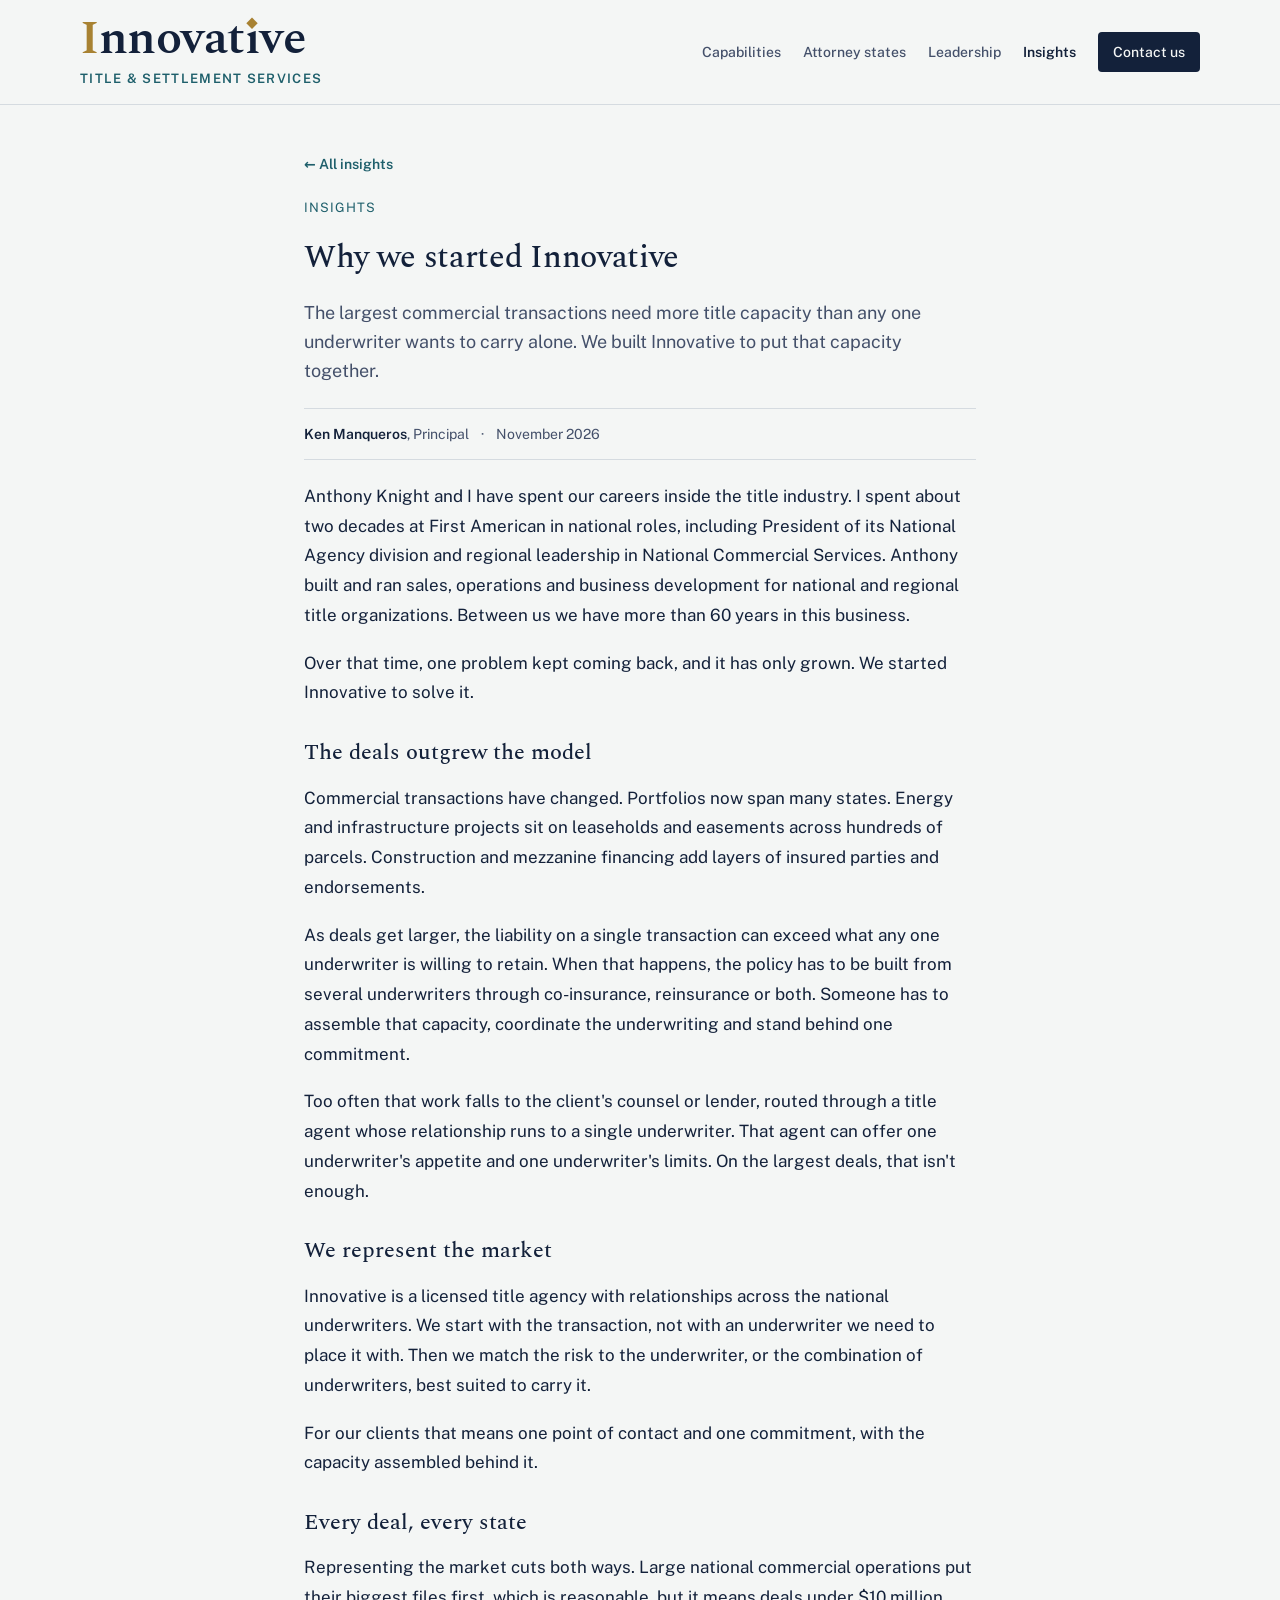
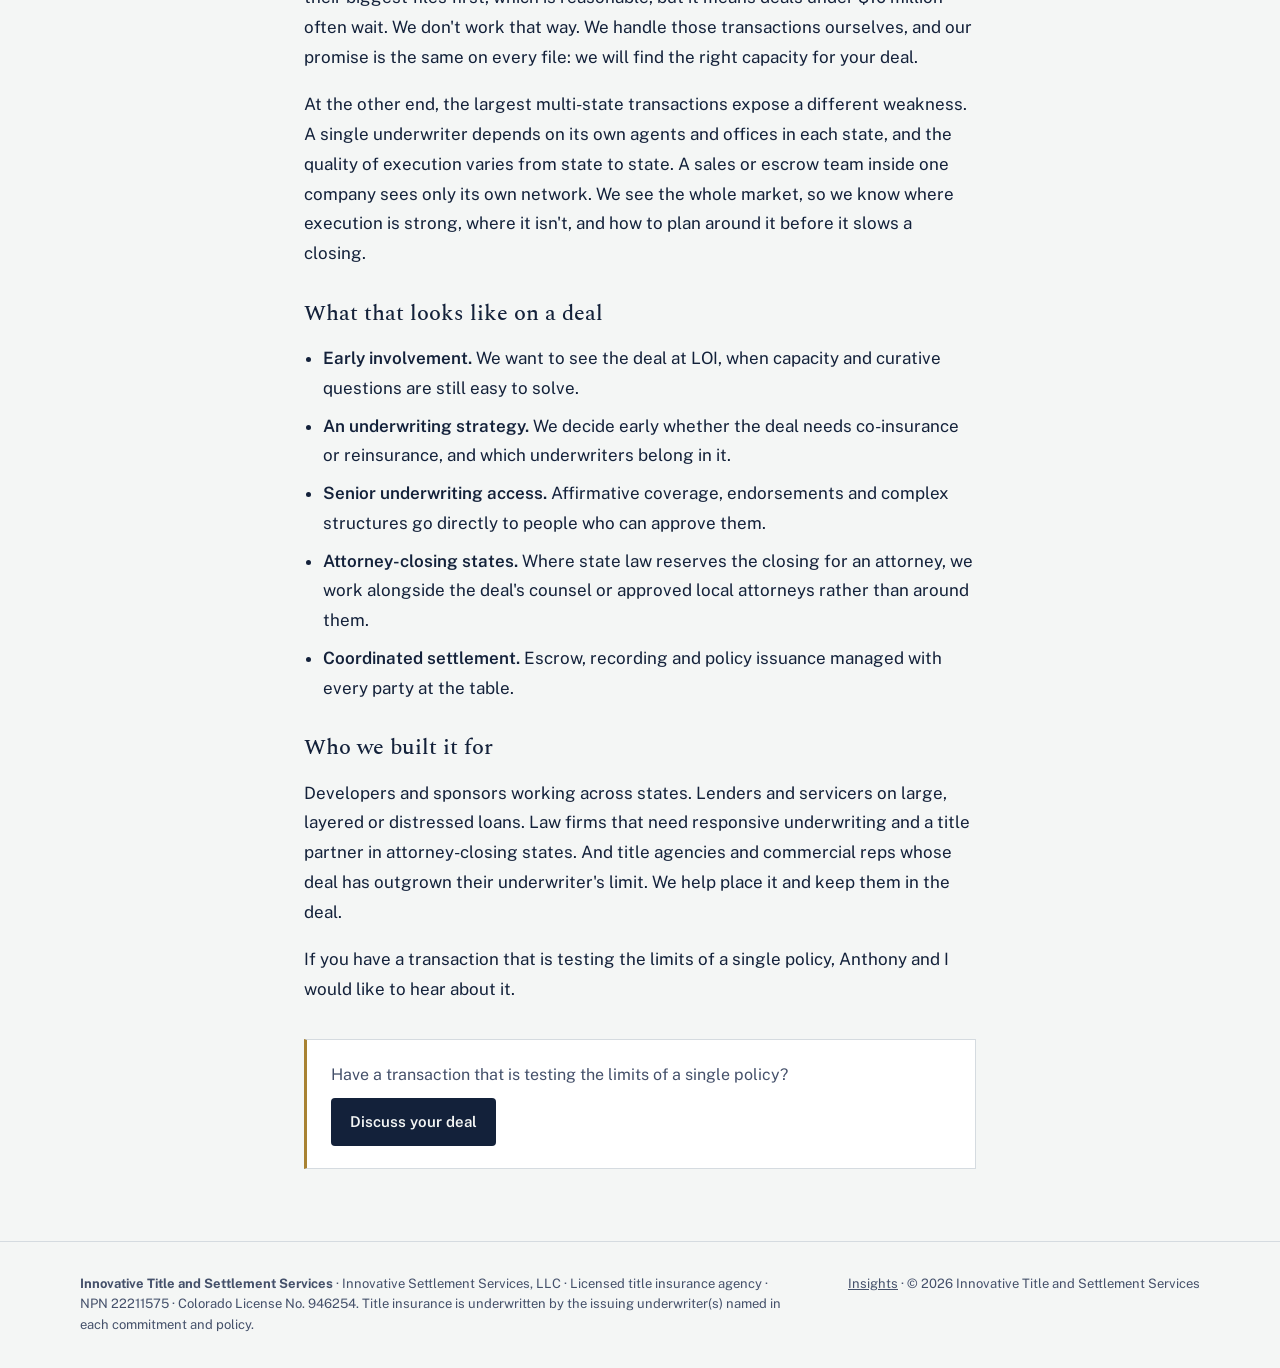
<file: why-we-started-innovative.html>
<!doctype html>
<html lang="en">
<head>
<meta charset="utf-8">
<meta name="viewport" content="width=device-width,initial-scale=1,viewport-fit=cover">
<title>Why we started Innovative | Ken Manqueros, Innovative</title>
<meta name="claude:viewport-fit-sides" content="cover">
<meta name="description" content="The largest commercial transactions need more title capacity than any one underwriter wants to carry alone. We built Innovative to put that capacity together.">
<link rel="canonical" href="https://innovativetss.com/why-we-started-innovative.html">
<meta property="og:type" content="article">
<meta property="og:site_name" content="Innovative Title and Settlement Services">
<meta property="og:title" content="Why we started Innovative | Ken Manqueros, Innovative">
<meta property="og:description" content="The largest commercial transactions need more title capacity than any one underwriter wants to carry alone. We built Innovative to put that capacity together.">
<meta property="og:url" content="https://innovativetss.com/why-we-started-innovative.html">
<meta property="og:image" content="https://innovativetss.com/email-logo.png">
<meta name="twitter:card" content="summary">
<script type="application/ld+json">{"@context": "https://schema.org", "@graph": [{"@type": "Organization", "@id": "https://innovativetss.com/#organization", "name": "Innovative Title and Settlement Services", "legalName": "Innovative Settlement Services, LLC", "url": "https://innovativetss.com/", "logo": "https://innovativetss.com/email-logo.png"}, {"@type": "Person", "@id": "https://innovativetss.com/ken-manqueros.html#person", "name": "Ken Manqueros", "jobTitle": "Principal", "url": "https://innovativetss.com/ken-manqueros.html", "worksFor": {"@id": "https://innovativetss.com/#organization"}, "alternateName": "Kenneth Manqueros", "sameAs": ["https://kenmanqueros.com/", "https://www.linkedin.com/in/kenmanqueros/"], "image": "https://innovativetss.com/ken-manqueros.jpg"}, {"@type": "Article", "headline": "Why we started Innovative", "description": "The largest commercial transactions need more title capacity than any one underwriter wants to carry alone. We built Innovative to put that capacity together.", "datePublished": "2026-11-02", "url": "https://innovativetss.com/why-we-started-innovative.html", "mainEntityOfPage": "https://innovativetss.com/why-we-started-innovative.html", "image": "https://innovativetss.com/email-logo.png", "author": {"@id": "https://innovativetss.com/ken-manqueros.html#person"}, "publisher": {"@id": "https://innovativetss.com/#organization"}}]}</script>
<link rel="icon" href="favicon.svg" type="image/svg+xml">
<link rel="preconnect" href="https://fonts.googleapis.com">
<link rel="preconnect" href="https://fonts.gstatic.com" crossorigin>
<link rel="stylesheet" href="https://fonts.googleapis.com/css2?family=Spectral:wght@400;500;600;700&family=Public+Sans:wght@400;500;600;700&display=swap">
<link rel="stylesheet" href="styles.css?v=b5c7e8bd">
</head>
<body>
<header class="site">
  <div class="wrap">
    <a class="brand" href="index.html" aria-label="Innovative Title and Settlement Services, home">
      <span><b class="wm"><span class="g">I</span>nnovat<span class="ii">ı<i class="dm"></i></span>ve</b><small>Title &amp; Settlement Services</small></span>
    </a>
    <nav class="primary" aria-label="Primary">
      <a href="index.html#capabilities">Capabilities</a>
      <a href="index.html#attorney-states">Attorney states</a>
      <a href="index.html#leadership">Leadership</a>
      <a class="keep" href="insights.html" aria-current="page">Insights</a>
      <a class="btn btn-primary" href="index.html#contact">Contact<span class="opt">&nbsp;us</span></a>
    </nav>
  </div>
</header>

<main id="top" class="article">
  <div class="wrap">
    <article class="article-inner">
      <a class="back" href="insights.html">← All insights</a>
      <p class="eyebrow">Insights</p>
      <h1>Why we started Innovative</h1>
      <p class="dek">The largest commercial transactions need more title capacity than any one underwriter wants to carry alone. We built Innovative to put that capacity together.</p>
      <div class="byline"><span><a rel="author" href="ken-manqueros.html"><b>Ken Manqueros</b></a>, Principal</span><span>·</span><time datetime="2026-11-02">November 2026</time></div>
      <div class="article-body">
      <p>Anthony Knight and I have spent our careers inside the title industry. I spent about two decades at First American in national roles, including President of its National Agency division and regional leadership in National Commercial Services. Anthony built and ran sales, operations and business development for national and regional title organizations. Between us we have more than 60 years in this business.</p>
      <p>Over that time, one problem kept coming back, and it has only grown. We started Innovative to solve it.</p>

      <h2>The deals outgrew the model</h2>
      <p>Commercial transactions have changed. Portfolios now span many states. Energy and infrastructure projects sit on leaseholds and easements across hundreds of parcels. Construction and mezzanine financing add layers of insured parties and endorsements.</p>
      <p>As deals get larger, the liability on a single transaction can exceed what any one underwriter is willing to retain. When that happens, the policy has to be built from several underwriters through co-insurance, reinsurance or both. Someone has to assemble that capacity, coordinate the underwriting and stand behind one commitment.</p>
      <p>Too often that work falls to the client's counsel or lender, routed through a title agent whose relationship runs to a single underwriter. That agent can offer one underwriter's appetite and one underwriter's limits. On the largest deals, that isn't enough.</p>

      <h2>We represent the market</h2>
      <p>Innovative is a licensed title agency with relationships across the national underwriters. We start with the transaction, not with an underwriter we need to place it with. Then we match the risk to the underwriter, or the combination of underwriters, best suited to carry it.</p>
      <p>For our clients that means one point of contact and one commitment, with the capacity assembled behind it.</p>

      <h2>Every deal, every state</h2>
      <p>Representing the market cuts both ways. Large national commercial operations put their biggest files first, which is reasonable, but it means deals under $10 million often wait. We don't work that way. We handle those transactions ourselves, and our promise is the same on every file: we will find the right capacity for your deal.</p>
      <p>At the other end, the largest multi-state transactions expose a different weakness. A single underwriter depends on its own agents and offices in each state, and the quality of execution varies from state to state. A sales or escrow team inside one company sees only its own network. We see the whole market, so we know where execution is strong, where it isn't, and how to plan around it before it slows a closing.</p>

      <h2>What that looks like on a deal</h2>
      <ul>
        <li><strong>Early involvement.</strong> We want to see the deal at LOI, when capacity and curative questions are still easy to solve.</li>
        <li><strong>An underwriting strategy.</strong> We decide early whether the deal needs co-insurance or reinsurance, and which underwriters belong in it.</li>
        <li><strong>Senior underwriting access.</strong> Affirmative coverage, endorsements and complex structures go directly to people who can approve them.</li>
        <li><strong>Attorney-closing states.</strong> Where state law reserves the closing for an attorney, we work alongside the deal's counsel or approved local attorneys rather than around them.</li>
        <li><strong>Coordinated settlement.</strong> Escrow, recording and policy issuance managed with every party at the table.</li>
      </ul>

      <h2>Who we built it for</h2>
      <p>Developers and sponsors working across states. Lenders and servicers on large, layered or distressed loans. Law firms that need responsive underwriting and a title partner in attorney-closing states. And title agencies and commercial reps whose deal has outgrown their underwriter's limit. We help place it and keep them in the deal.</p>
      <p>If you have a transaction that is testing the limits of a single policy, Anthony and I would like to hear about it.</p>
      </div>
      <div class="cta-box">
        <p>Have a transaction that is testing the limits of a single policy?</p>
        <a class="btn btn-primary" href="index.html#contact">Discuss your deal</a>
      </div>
    </article>
  </div>
</main>

<footer class="site">
  <div class="wrap">
    <p><b>Innovative Title and Settlement Services</b> · Innovative Settlement Services, LLC · Licensed title insurance agency · NPN 22211575 · Colorado License No. 946254. Title insurance is underwritten by the issuing underwriter(s) named in each commitment and policy.</p>
    <p><a href="insights.html">Insights</a> · © 2026 Innovative Title and Settlement Services</p>
  </div>
</footer>
</body>
</html>
</file>
<file: styles.css>
/* Layout: document-inspired — a commitment "Schedule A" hero beside the thesis, then plain ruled sections like a title file, one brass accent for the liability stack. */
:root{
  --paper:#F4F6F5; --sheet:#FFFFFF; --ink:#13213A; --ink-2:#44506A; --rule:#D5DBE0;
  --steel:#1E5F6B; --steel-soft:#DCEBEC; --brass:#A88232; --brass-soft:#F2E8D2;
  --display:"Spectral", Georgia, "Times New Roman", serif;
  --body:"Public Sans", system-ui, -apple-system, "Segoe UI", sans-serif;
  --mono:"Public Sans", system-ui, -apple-system, "Segoe UI", sans-serif;
  /* type scale: xs .75 / sm .875 / base 1 / lg 1.125 / xl 1.375 / 2xl 1.75 / 3xl 2.25 */
  --s0:.75rem; --s1:.8125rem; --s-sm:.875rem; --s2:1rem; --s3:1.125rem; --s4:1.375rem; --s5:1.75rem; --s6:2rem; --brand:3rem;
  --wrap:72rem;
}
@media (prefers-color-scheme: dark){:root:not([data-theme="light"]){
  --paper:#0E1522; --sheet:#152034; --ink:#E8ECF2; --ink-2:#A7B1C2; --rule:#2A3650;
  --steel:#6FB6C0; --steel-soft:#183740; --brass:#D2AC5C; --brass-soft:#3A3020; color-scheme:dark}}
:root[data-theme="dark"]{
  --paper:#0E1522; --sheet:#152034; --ink:#E8ECF2; --ink-2:#A7B1C2; --rule:#2A3650;
  --steel:#6FB6C0; --steel-soft:#183740; --brass:#D2AC5C; --brass-soft:#3A3020; color-scheme:dark}

body{background:var(--paper);color:var(--ink);font-family:var(--body);font-size:var(--s2);line-height:1.6;-webkit-font-smoothing:antialiased}
*,*::before,*::after{box-sizing:border-box}
a{color:var(--steel)}
:focus-visible{outline:2px solid var(--brass);outline-offset:3px}
.wrap{max-width:var(--wrap);margin:0 auto;padding-left:max(16px,env(safe-area-inset-left,0px));padding-right:max(16px,env(safe-area-inset-right,0px))}
h1,h2,h3{font-family:var(--display);font-weight:500;line-height:1.15;text-wrap:balance;margin:0}
h1{font-size:var(--s6);letter-spacing:-.01em}
h2{font-size:var(--s5)}
h3{font-size:var(--s3);font-family:var(--body);font-weight:600;line-height:1.3}
p{margin:0}
.eyebrow{font-family:var(--mono);font-size:var(--s1);letter-spacing:.08em;text-transform:uppercase;color:var(--steel)}
.lede{font-size:var(--s3);line-height:1.65;color:var(--ink-2);max-width:38rem}

/* header */
body::before{content:"";position:fixed;inset:0 0 auto;height:env(safe-area-inset-top,0px);z-index:10;background:var(--paper)}
header.site{position:sticky;top:env(safe-area-inset-top,0px);z-index:9;background:var(--paper);border-bottom:1px solid var(--rule)}
header.site .wrap{display:flex;align-items:center;justify-content:space-between;gap:16px;padding-block:14px;flex-wrap:wrap}
.brand{display:flex;align-items:center;gap:14px;text-decoration:none;color:var(--ink)}
.brand svg{flex:none;width:66px;height:66px}
.brand b{font-family:var(--display);font-weight:700;font-size:var(--brand);letter-spacing:-.01em;line-height:1.05;display:block}
.brand .wm{font-weight:600}
.wm .ii{position:relative;display:inline-block;line-height:1}
.wm .dm{position:absolute;left:calc(50% - .005em);top:.165em;width:.16em;height:.16em;transform:translate(-50%,-50%) rotate(45deg);background:var(--brass)}
.wm .g{color:var(--brass)}
.brand small{display:block;margin-top:5px;font-family:var(--mono);font-size:var(--s1);font-weight:600;letter-spacing:.1em;text-transform:uppercase;color:var(--steel)}
nav.primary{display:flex;gap:22px;flex-wrap:wrap;align-items:center}
nav.primary a{color:var(--ink-2);text-decoration:none;font-size:var(--s-sm);font-weight:500}
nav.primary a:hover{color:var(--ink)}
.btn{display:inline-flex;align-items:center;gap:8px;padding:11px 18px;border-radius:4px;font-weight:600;font-size:.9375rem;text-decoration:none;border:1px solid transparent;cursor:pointer;font-family:var(--body)}
.btn-primary{background:var(--ink);color:var(--paper)}
.btn-primary:hover{background:var(--steel)}
.btn-ghost{border-color:var(--ink);color:var(--ink);background:transparent}
.btn-ghost:hover{background:var(--sheet)}
nav.primary .btn{padding:8px 14px;color:var(--paper);gap:0}
@media (max-width:1180px){nav.primary a:not(.btn):not(.keep){display:none}}
@media (max-width:600px){nav.primary a.keep{display:none}}
@media (max-width:760px){
  header.site .wrap{flex-wrap:nowrap;padding-block:14px;gap:10px}
  .brand{gap:10px;min-width:0}
  :root{--s6:1.625rem;--s5:1.375rem;--brand:2.25rem}
  .brand svg{width:50px;height:50px}
  .brand b{letter-spacing:-.015em;line-height:1}
  .brand small{font-size:.6rem;font-weight:600;letter-spacing:.06em;white-space:nowrap;color:var(--steel);margin-top:4px;display:block}
  nav.primary{flex-wrap:nowrap;flex:none}
  nav.primary .btn{padding:8px 11px;font-size:.8125rem}
  nav.primary .btn .opt{display:none}
  .hero .wrap{padding-block:36px 44px}
}

/* hero */
.hero .wrap{display:grid;grid-template-columns:minmax(0,1.15fr) minmax(0,.85fr);gap:56px;padding-block:72px 64px;align-items:center}
.hero-copy{display:grid;gap:22px}
.hero-actions{display:flex;gap:12px;flex-wrap:wrap;margin-top:6px}
.hero-facts{display:flex;gap:28px;flex-wrap:wrap;margin-top:14px;padding-top:20px;border-top:1px solid var(--rule)}
.hero-facts div{display:grid;gap:2px}
.hero-facts dt{font-family:var(--mono);font-size:var(--s0);letter-spacing:.06em;text-transform:uppercase;color:var(--ink-2)}
.hero-facts dd{margin:0;font-weight:600}
@media (max-width:900px){.hero .wrap{grid-template-columns:1fr;gap:40px;padding-block:48px}}

/* schedule A card */
.schedule{background:var(--sheet);border:1px solid var(--rule);border-radius:2px;padding:26px 26px 22px;box-shadow:0 1px 0 var(--rule),0 18px 40px -28px rgba(19,33,58,.45);font-size:var(--s-sm);min-width:0}
.schedule-head{display:flex;justify-content:space-between;align-items:baseline;gap:12px;border-bottom:2px solid var(--ink);padding-bottom:10px;margin-bottom:14px}
.schedule-head b{font-family:var(--display);font-size:var(--s4);font-weight:600}
.schedule-head span{font-family:var(--mono);font-size:var(--s0);color:var(--ink-2)}
.schedule dl{display:grid;grid-template-columns:auto 1fr;gap:8px 14px;margin:0 0 18px}
.schedule dt{font-family:var(--mono);font-size:var(--s0);color:var(--ink-2);padding-top:2px}
.schedule dd{margin:0}
.stack-label{font-family:var(--mono);font-size:var(--s0);letter-spacing:.06em;text-transform:uppercase;color:var(--ink-2);margin-bottom:8px}
.stack{display:grid;gap:4px}
.layer{display:flex;justify-content:space-between;align-items:center;gap:10px;padding:10px 12px;border-radius:2px;font-weight:500}
.layer small{font-family:var(--mono);font-size:var(--s0);font-weight:400}
.l1{background:var(--ink);color:var(--paper)}
.l2{background:var(--steel);color:var(--paper)}
.l3{background:var(--brass-soft);color:var(--ink);border:1px dashed var(--brass)}
.beats{list-style:none;margin:0;padding:0}
.beats li{display:grid;grid-template-columns:2.25rem 1fr;gap:4px 12px;padding:14px 0;border-bottom:1px solid var(--rule)}
.beats li:first-child{padding-top:4px}
.beats .n{font-family:var(--display);font-size:var(--s3);color:var(--brass);font-weight:600;line-height:1.3}
.beats h3{font-size:var(--s3);font-weight:600;margin:0 0 4px}
.beats p{margin:0;color:var(--ink-2)}
.schedule-foot{margin-top:14px;font-size:.8125rem;color:var(--ink-2)}

/* sections */
section.band{border-top:1px solid var(--rule)}
section.band > .wrap{padding-block:80px}
.sec-head{display:grid;grid-template-columns:minmax(0,1fr) minmax(0,1.3fr);gap:48px;margin-bottom:48px;align-items:end}
.sec-head .lede{font-size:var(--s2)}
@media (max-width:800px){.sec-head{grid-template-columns:1fr;gap:16px}}
.alt{background:var(--sheet)}

/* audiences */
.audiences{display:grid;grid-template-columns:repeat(auto-fit,minmax(min(100%,13rem),1fr));gap:0;border-top:2px solid var(--ink)}
.aud{padding:22px 20px 22px 0;border-bottom:1px solid var(--rule);display:grid;gap:8px;align-content:start}
.aud + .aud{padding-left:20px;border-left:1px solid var(--rule)}
@media (max-width:640px){.aud + .aud{padding-left:0;border-left:0}}
.aud p{color:var(--ink-2);font-size:var(--s-sm)}

/* capabilities */
.caps{display:grid;grid-template-columns:repeat(2,minmax(0,1fr));gap:0 56px}
@media (max-width:760px){.caps{grid-template-columns:1fr}}
.cap{display:grid;grid-template-columns:3.25rem minmax(0,1fr);gap:14px;padding-block:24px;border-top:1px solid var(--rule)}
.cap .code{font-family:var(--mono);font-size:var(--s0);color:var(--steel);padding-top:4px}
.cap h3{margin-bottom:6px}
.cap p{color:var(--ink-2);font-size:var(--s-sm)}
.cap ul{margin:10px 0 0;padding:0;list-style:none;display:flex;flex-wrap:wrap;gap:6px}
.cap li{font-family:var(--mono);font-size:var(--s0);font-weight:500;padding:3px 8px;border:1px solid var(--rule);border-radius:2px;color:var(--ink-2)}

/* attorney states */
.split{display:grid;grid-template-columns:minmax(0,1fr) minmax(0,1fr);gap:56px;align-items:start}
@media (max-width:860px){.split{grid-template-columns:1fr;gap:32px}}
.split .copy{display:grid;gap:18px}
.split .copy p{color:var(--ink-2)}
.roles{border:1px solid var(--rule);background:var(--paper);border-radius:2px}
.roles-row{display:grid;grid-template-columns:minmax(0,1fr) minmax(0,1fr);border-top:1px solid var(--rule)}
.roles-row:first-child{border-top:0}
.roles-row > div{padding:14px 16px;font-size:var(--s-sm);min-width:0}
.roles-row > div + div{border-left:1px solid var(--rule)}
.roles-row.head > div{font-family:var(--mono);font-size:var(--s0);letter-spacing:.06em;text-transform:uppercase;color:var(--steel);background:var(--steel-soft)}

/* process */
.steps{display:grid;grid-template-columns:repeat(4,minmax(0,1fr));gap:0;counter-reset:step}
@media (max-width:900px){.steps{grid-template-columns:repeat(2,minmax(0,1fr))}}
@media (max-width:520px){.steps{grid-template-columns:1fr}}
.step{padding:22px 22px 26px 0;border-top:2px solid var(--ink);display:grid;gap:10px;align-content:start;margin-right:16px}
.step .n{font-family:var(--display);font-size:var(--s5);color:var(--brass);line-height:1}
.step p{color:var(--ink-2);font-size:var(--s-sm)}

/* leadership */
.leader{display:grid;grid-template-columns:minmax(0,.8fr) minmax(0,1.2fr);gap:48px;align-items:start}
@media (max-width:800px){.leader{grid-template-columns:1fr;gap:24px}}
.quote{font-family:var(--display);font-size:var(--s4);line-height:1.35;border-left:3px solid var(--brass);padding-left:20px}
.people{display:grid;gap:28px}
.person{display:grid;gap:6px;padding-top:20px;border-top:1px solid var(--rule)}
.person .role{font-family:var(--mono);font-size:var(--s0);letter-spacing:.06em;text-transform:uppercase;color:var(--steel)}
.person p{color:var(--ink-2)}
.todo{background:var(--brass-soft);color:var(--ink);padding:0 4px;border-radius:2px}
.person-head{display:flex;align-items:center;gap:14px;margin-bottom:4px}
.person-head .role{display:block}
.avatar{flex:none;width:64px;height:64px;border-radius:50%;display:grid;place-items:center;background:var(--steel-soft);color:var(--steel);font-family:var(--display);font-size:1.375rem;font-weight:600;overflow:hidden}
.avatar img{width:100%;height:100%;object-fit:cover}
.contacts{display:grid;grid-template-columns:repeat(2,minmax(0,1fr));gap:18px;align-content:start}
@media (max-width:560px){.contacts{grid-template-columns:1fr}}
.card{background:var(--sheet);border:1px solid var(--rule);border-radius:2px;padding:24px;display:grid;gap:10px;align-content:start;min-width:0}
.card .role{font-family:var(--mono);font-size:var(--s0);letter-spacing:.06em;text-transform:uppercase;color:var(--steel)}
.card h3{font-family:var(--display);font-weight:500;font-size:var(--s4)}
.card dl{margin:6px 0 0;display:grid;gap:8px}
.card dt{font-family:var(--mono);font-size:var(--s0);letter-spacing:.06em;text-transform:uppercase;color:var(--ink-2)}
.card dd{margin:0;font-weight:500;overflow-wrap:anywhere}
.card a{color:var(--ink);text-decoration-color:var(--rule);text-underline-offset:3px}
.card a:hover{color:var(--steel)}
.licenses{font-size:var(--s0)}

/* contact */
.contact .wrap{display:grid;grid-template-columns:minmax(0,.85fr) minmax(0,1.15fr);gap:56px;padding-block:80px}
@media (max-width:900px){.contact .wrap{grid-template-columns:1fr;gap:32px}}
.contact-copy{display:grid;gap:18px;align-content:start}
.contact-copy p{color:var(--ink-2)}
.contact-copy ul{margin:0;padding-left:1.1rem;color:var(--ink-2);display:grid;gap:6px}
form.intake{background:var(--sheet);border:1px solid var(--rule);border-radius:2px;padding:28px;display:grid;grid-template-columns:repeat(2,minmax(0,1fr));gap:16px 18px}
@media (max-width:560px){form.intake{grid-template-columns:1fr;padding:20px}}
.field{display:grid;gap:6px;min-width:0}
.field.full{grid-column:1/-1}
label{font-size:.8125rem;font-weight:600}
input,select,textarea{font:inherit;font-size:.9375rem;color:var(--ink);background:var(--paper);border:1px solid var(--rule);border-radius:3px;padding:10px 12px;width:100%}
textarea{min-height:110px;resize:vertical}
input:focus,select:focus,textarea:focus{outline:2px solid var(--steel);outline-offset:0;border-color:var(--steel)}
.form-foot{grid-column:1/-1;display:flex;justify-content:space-between;align-items:center;gap:16px;flex-wrap:wrap}
.form-foot small{color:var(--ink-2);font-size:.8125rem;max-width:26rem}
.thanks{grid-column:1/-1;background:var(--steel-soft);color:var(--ink);padding:14px 16px;border-radius:3px;font-size:.9375rem}

footer.site{border-top:1px solid var(--rule)}
footer.site .wrap{padding-block:32px;display:flex;justify-content:space-between;gap:24px;flex-wrap:wrap;color:var(--ink-2);font-size:.8125rem}
footer.site p{max-width:44rem}
@media (prefers-reduced-motion:no-preference){.btn{transition:background .15s,color .15s}}

/* ---------- insights ---------- */
.page-head .wrap{padding-block:56px 40px;display:grid;gap:14px}
.page-head h1{font-size:var(--s6)}
.page-head .lede{font-size:var(--s3)}
.post-list{display:grid;gap:0;border-top:2px solid var(--ink)}
.post-item{display:grid;grid-template-columns:10rem minmax(0,1fr);gap:24px;padding-block:28px;border-bottom:1px solid var(--rule);text-decoration:none;color:var(--ink)}
.post-item:hover h2{color:var(--steel)}
.post-item time{font-family:var(--mono);font-size:var(--s0);letter-spacing:.06em;text-transform:uppercase;color:var(--ink-2);padding-top:6px}
.post-item h2{font-size:var(--s5);margin-bottom:8px}
.post-item p{color:var(--ink-2);max-width:40rem}
.post-item .more{display:inline-block;margin-top:12px;font-weight:600;font-size:var(--s-sm);color:var(--steel)}
@media (max-width:640px){.post-item{grid-template-columns:1fr;gap:6px}}
.article .wrap{padding-block:48px 72px}
.article-inner{max-width:42rem;margin:0 auto;display:grid;gap:22px}
.article .back{font-size:var(--s-sm);font-weight:600;color:var(--steel);text-decoration:none}
.article h1{font-size:var(--s6)}
.article .dek{font-size:var(--s3);color:var(--ink-2);line-height:1.6}
.byline{display:flex;gap:12px;align-items:center;padding-block:14px;border-block:1px solid var(--rule);font-size:var(--s-sm);color:var(--ink-2)}
.byline b{color:var(--ink);font-weight:600}
.article-body{display:grid;gap:18px;font-size:1.0625rem;line-height:1.75}
.article-body h2{font-size:var(--s4);margin-top:14px}
.article-body ul{margin:0;padding-left:1.2rem;display:grid;gap:8px}
.article-body strong{font-weight:600}
.cta-box{margin-top:12px;background:var(--sheet);border:1px solid var(--rule);border-left:3px solid var(--brass);padding:22px 24px;display:grid;gap:10px}
.cta-box p{color:var(--ink-2)}
.cta-box .btn{justify-self:start}
nav.primary a[aria-current="page"]{color:var(--ink);font-weight:600}

footer.site a{color:inherit}
section[id]{scroll-margin-top:110px}
@media (max-width:760px){section[id]{scroll-margin-top:90px}}

.h1-beat{display:block;margin-top:.35em;color:var(--steel);font-style:italic}
.nw{white-space:nowrap}

/* ---------- bios ---------- */
.person h3 a{color:inherit;text-decoration:none}
.person h3 a:hover{color:var(--steel)}
.bio-link{font-weight:600;font-size:var(--s-sm);color:var(--steel);text-decoration:none}
.bio-link:hover{text-decoration:underline}
.byline a{color:inherit;text-decoration:none}
.byline a:hover b{color:var(--steel)}
.article-body .bio-posts{list-style:none;padding:0;margin:0;display:grid;gap:10px}

.bio-photo{width:160px;height:160px;border-radius:50%;object-fit:cover;display:block}
.avatar{overflow:hidden}

/* hero: New York skyline, dark navy treatment, no box behind the commitments */
body{margin:0}
.hero{position:relative;isolation:isolate;color:#fff;
  --ink:#FFFFFF;--ink-2:#E3E8EF;--steel:#BFE3E8;--rule:rgba(255,255,255,.30);
  background:
    linear-gradient(180deg,rgba(13,22,40,0) 0%,rgba(13,22,40,0) 60%,rgba(13,22,40,.50) 76%,rgba(13,22,40,.70) 100%),
    linear-gradient(90deg,rgba(13,22,40,.60) 0%,rgba(13,22,40,.42) 36%,rgba(13,22,40,.08) 60%,rgba(13,22,40,0) 100%),
    url(hero-new-york.jpg) center 55%/cover no-repeat #0D1628}
.hero .wrap{grid-template-columns:minmax(0,40rem);gap:44px;padding-block:80px 0}
.hero h1,.hero .lede,.hero .eyebrow,.hero .hero-facts,.hero .schedule{text-shadow:0 1px 14px rgba(13,22,40,.65),0 0 2px rgba(13,22,40,.4)}
.hero .eyebrow{color:#F0D48E}
.hero .lede{color:#F1F4F8}
.hero .hero-facts{border-top-color:rgba(255,255,255,.35)}
.hero .btn-primary{background:#C9A24A;color:#13213A}
.hero .btn-primary:hover{background:#E2C27A}
.hero .btn-ghost{border-color:#fff;color:#fff;background:rgba(13,22,40,.25)}
.hero .btn-ghost:hover{background:rgba(255,255,255,.15)}
.hero .schedule{grid-column:1/-1;width:min(var(--wrap) - 32px,calc(100vw - 32px));max-width:none;margin-bottom:0;
  background:none;border:0;border-top:1px solid rgba(255,255,255,.28);border-radius:0;box-shadow:none;padding:26px 0 44px;color:#fff}
.hero .schedule-head{border:0;padding:0;margin:0 0 14px}
.hero .schedule-head b{font-family:var(--mono);font-size:var(--s0);font-weight:600;letter-spacing:.1em;text-transform:uppercase;color:#F0D48E}
.hero .beats{display:grid;grid-template-columns:repeat(3,minmax(0,1fr));gap:32px}
.hero .beats li,.hero .beats li:first-child{display:block;padding:0;border:0}
.hero .beats .n{display:block;font-size:var(--s2);color:#F0D48E;margin-bottom:4px}
.hero .beats h3{font-size:var(--s3);margin:0 0 6px;color:#fff}
.hero .beats p{font-size:var(--s-sm);line-height:1.6;color:#EEF2F7}
.hero .schedule-foot{margin-top:18px;padding-top:0;border-top:0;color:#C9D2DE}
@media (max-width:900px){
  .hero{background:
    linear-gradient(180deg,rgba(13,22,40,.58) 0%,rgba(13,22,40,.48) 38%,rgba(13,22,40,.82) 58%,#0D1628 76%),
    url(hero-new-york.jpg) 50% top/auto 900px no-repeat #0D1628}
  .hero .wrap{padding-block:44px 0}
  .hero .schedule{width:auto;padding:22px 0 34px}
  .hero .beats{grid-template-columns:1fr;gap:20px}}
</file>
